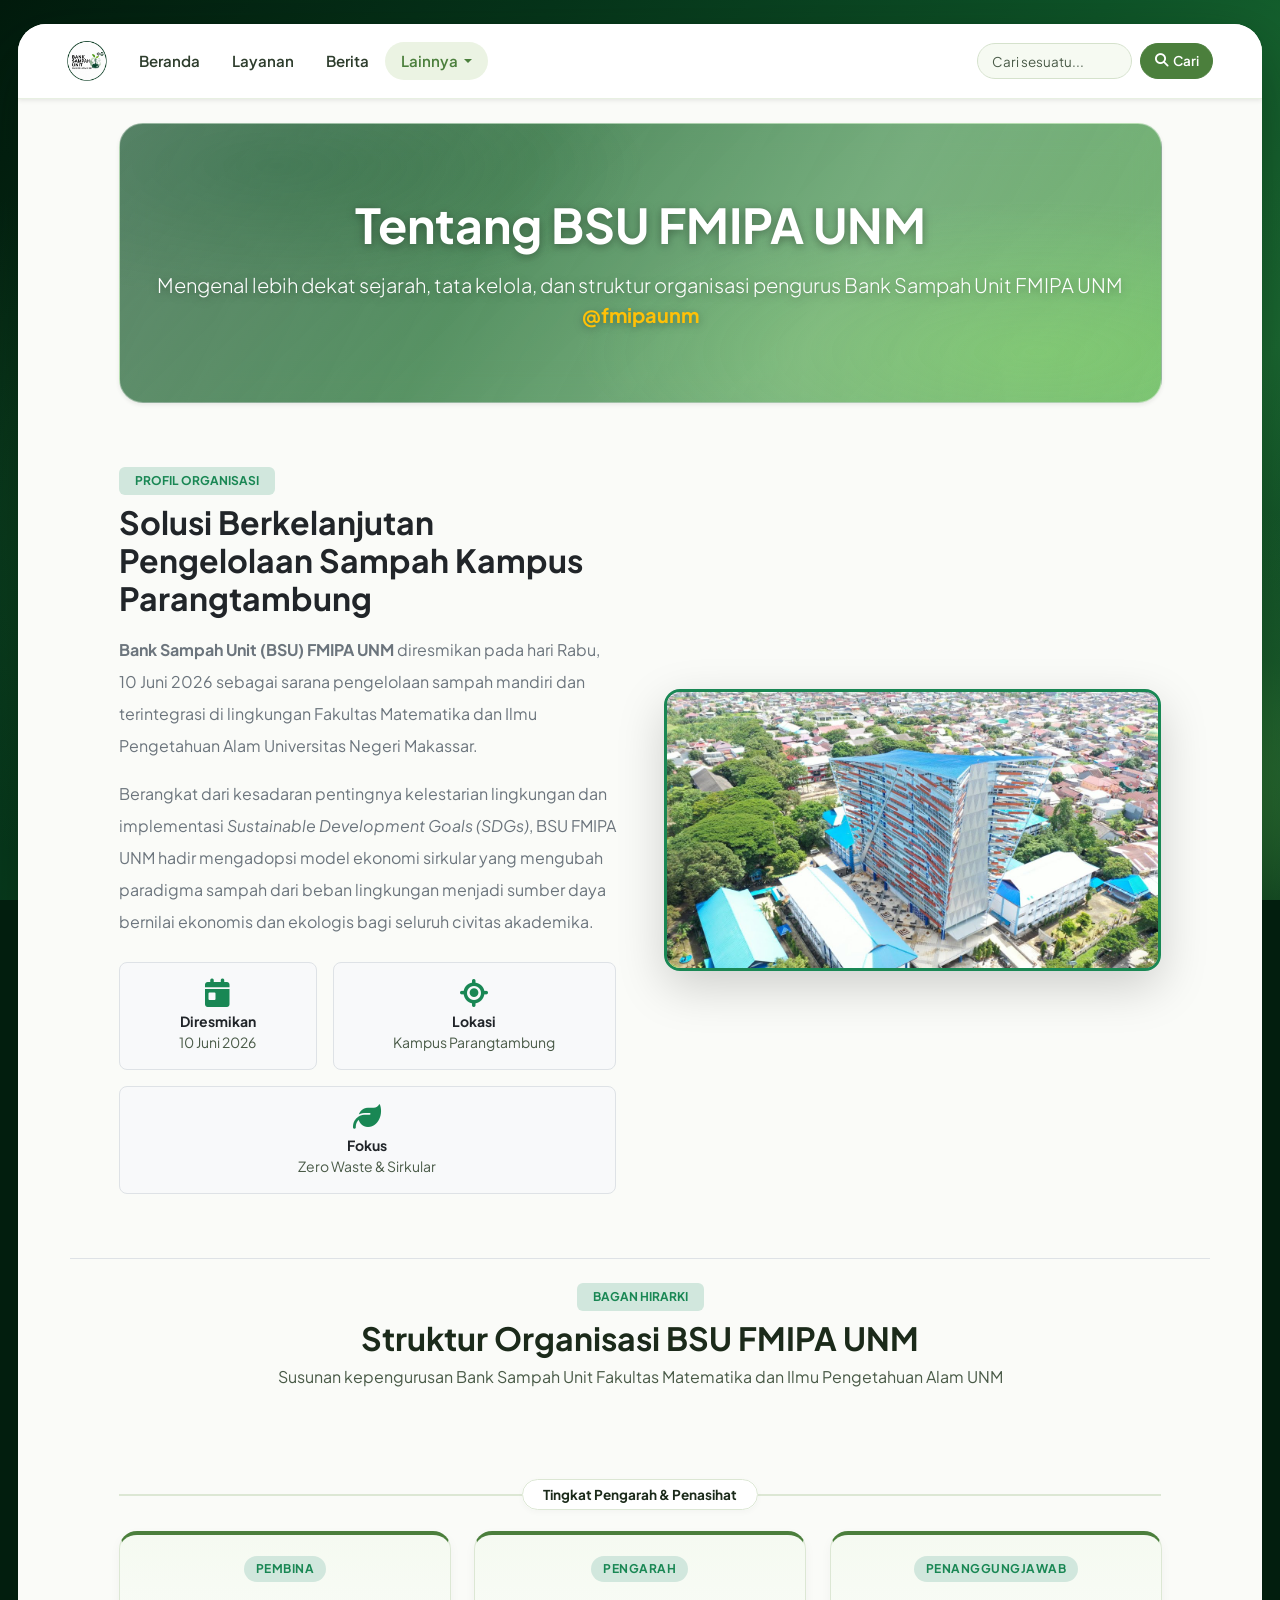
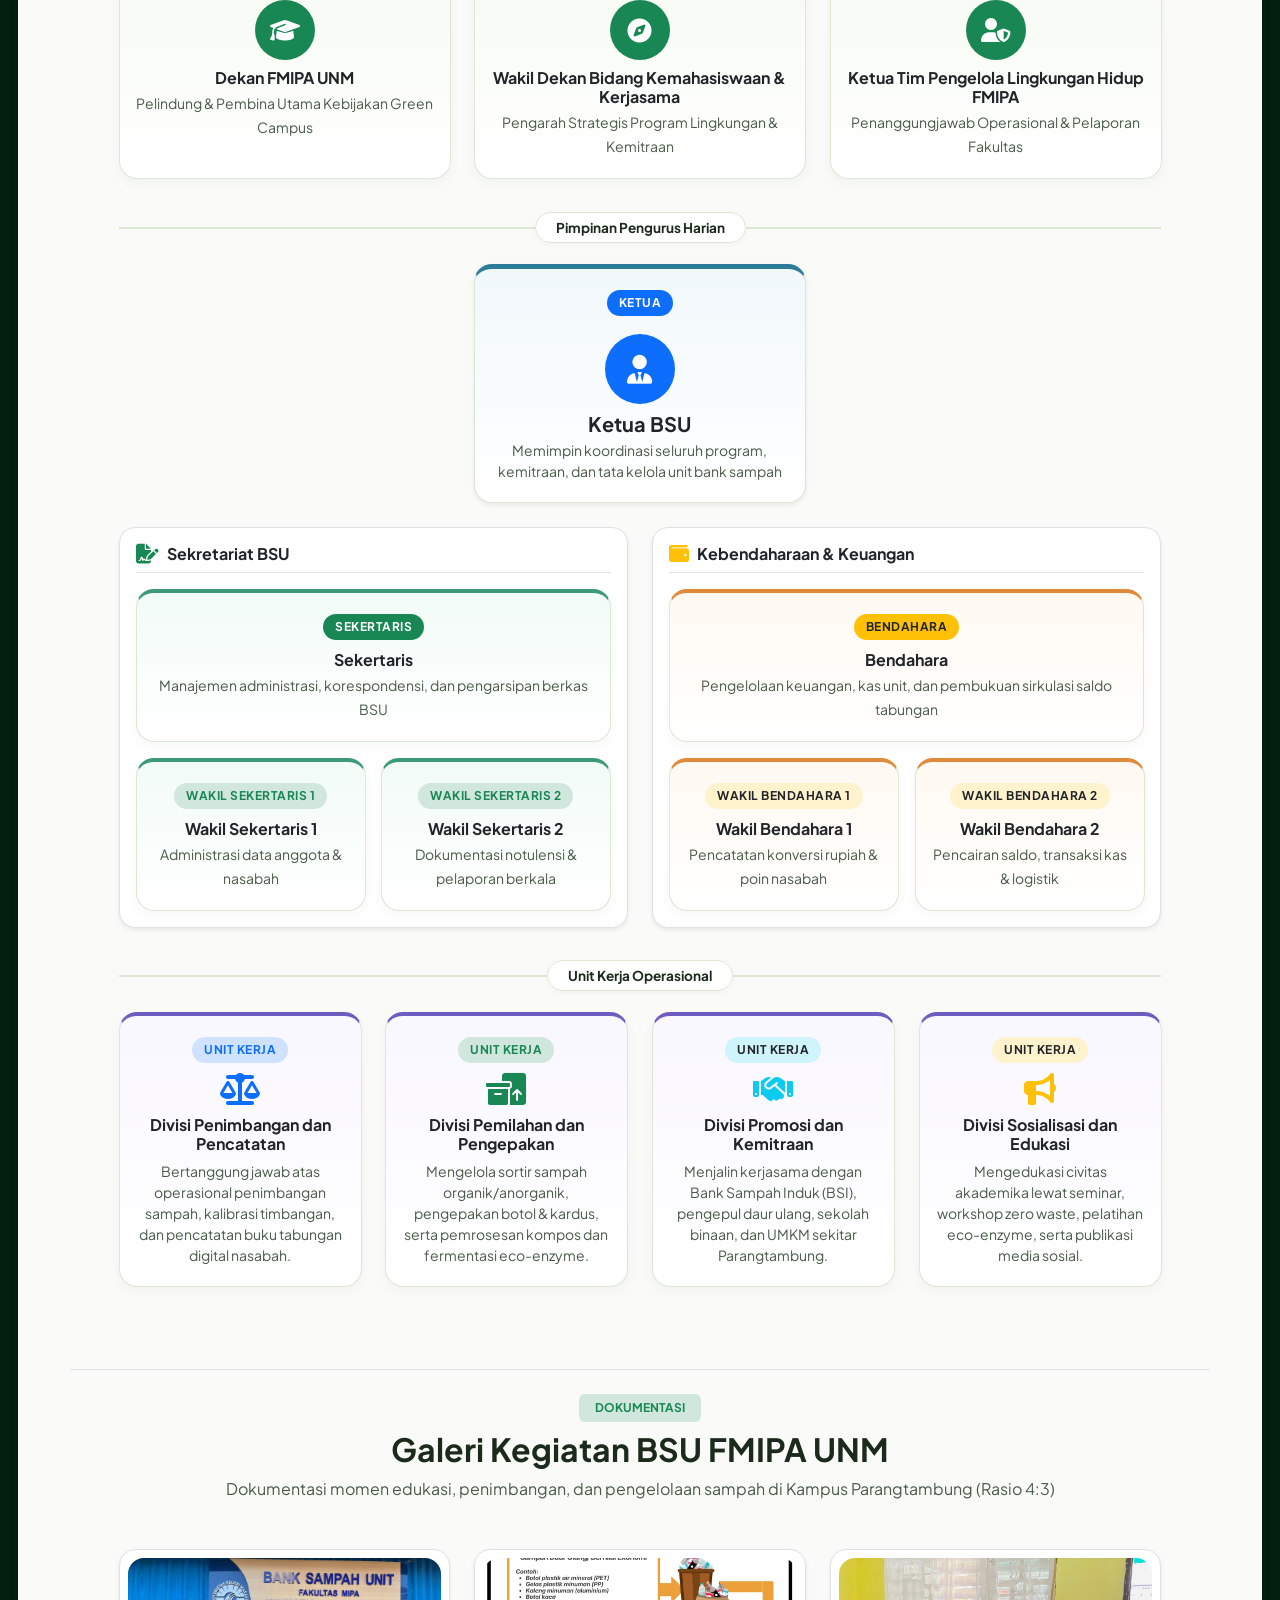
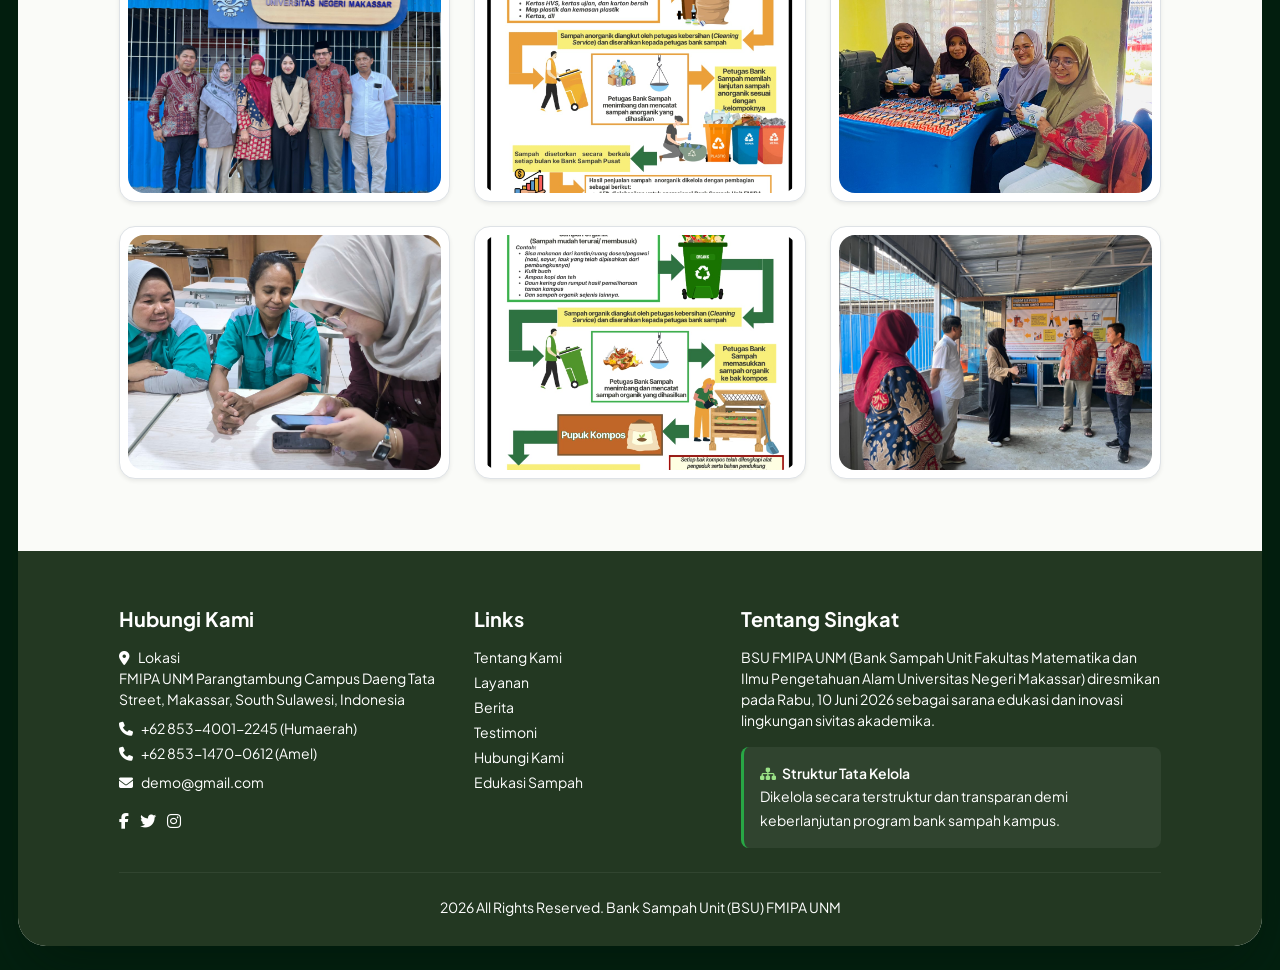
<file: about.html>
<!DOCTYPE html>
<html lang="id">
<head>
    <meta charset="UTF-8">
    <meta name="viewport" content="width=device-width, initial-scale=1.0">
    <title>Tentang Kami - BSU FMIPA UNM</title>
    <!-- Favicon -->
    <link rel="icon" type="image/png" href="images/Logo-UNM 2.png">
    <!-- Bootstrap CSS -->
    <link href="https://cdn.jsdelivr.net/npm/bootstrap@5.3.0/dist/css/bootstrap.min.css" rel="stylesheet">
    <!-- FontAwesome untuk ikon -->
    <link rel="stylesheet" href="https://cdnjs.cloudflare.com/ajax/libs/font-awesome/6.4.0/css/all.min.css">
    <!-- CSS Eksternal -->
    <link rel="stylesheet" href="css/style.css">
</head>

<body class="eco-framed-body">
<div class="eco-page-shell">
    <!-- Navbar -->
    <nav class="navbar navbar-expand-lg navbar-dark-custom shadow-sm sticky-top">
        <div class="container-fluid px-4">
            <a class="navbar-brand" href="index.html">
                <img src="images/logo_BSU.png" alt="logo BSU" style="height: 45px; width: auto; object-fit: contain;">
            </a>
            <button class="navbar-toggler" type="button" data-bs-toggle="collapse" data-bs-target="#navbarSupportedContent" aria-controls="navbarSupportedContent" aria-expanded="false" aria-label="Toggle navigation">
                <span class="navbar-toggler-icon"></span>
            </button>
            <div class="collapse navbar-collapse" id="navbarSupportedContent">
                <ul class="navbar-nav me-auto mb-2 mb-lg-0">
                    <li class="nav-item">
                        <a class="nav-link" href="index.html">Beranda</a>
                    </li>
                    <li class="nav-item">
                        <a class="nav-link" href="work.html">Layanan</a>
                    </li>
                    <li class="nav-item">
                        <a class="nav-link" href="news.html">Berita</a>
                    </li>
                    <li class="nav-item dropdown">
                        <a class="nav-link dropdown-toggle active" href="#" role="button" data-bs-toggle="dropdown" aria-expanded="false">
                            Lainnya
                        </a>
                        <ul class="dropdown-menu">
                            <li><a class="dropdown-item active" href="about.html">Tentang Kami</a></li>
                            <li><a class="dropdown-item" href="testimoni.html">Testimoni</a></li>
                            <li><hr class="dropdown-divider"></li>
                            <li><a class="dropdown-item" href="contact.html">Hubungi Kami</a></li>
                        </ul>
                    </li>
                </ul>
                <form class="d-flex align-items-center my-2 my-lg-0 navbar-search-form" role="search">
                    <input class="form-control form-control-sm me-2" type="search" placeholder="Cari sesuatu..." aria-label="Search"/>
                    <button class="btn btn-green btn-sm btn-search-nav" type="submit">
                        <i class="fa-solid fa-magnifying-glass"></i> Cari
                    </button>
                </form>
            </div>
        </div>
    </nav>
    <!-- Akhir Navbar -->

    <!-- Tagline Halaman Tentang Kami -->
    <div class="container my-4">
        <div class="banner-box-style shadow-sm">
            <div class="banner-content-custom">
                <h1 class="display-5 fw-bold mb-3 text-white">Tentang BSU FMIPA UNM</h1>
                <p class="lead mb-0 text-white">
                    Mengenal lebih dekat sejarah, tata kelola, dan struktur organisasi pengurus Bank Sampah Unit FMIPA UNM 
                    <a href="https://www.instagram.com/fmipaunm/" target="_blank" class="text-warning text-decoration-none fw-bold">@fmipaunm</a>
                </p>
            </div>
        </div>
    </div>

    <!-- Profil & Latar Belakang -->
    <section class="container my-5 py-3">
        <div class="row align-items-center g-5">
            <div class="col-lg-6">
                <span class="badge bg-success-subtle text-success px-3 py-2 text-uppercase fw-bold mb-2">Profil Organisasi</span>
                <h2 class="fw-bold text-dark mb-3">Solusi Berkelanjutan Pengelolaan Sampah Kampus Parangtambung</h2>
                <p class="text-secondary lh-lg mb-3">
                    <strong>Bank Sampah Unit (BSU) FMIPA UNM</strong> diresmikan pada hari Rabu, 10 Juni 2026 sebagai sarana pengelolaan sampah mandiri dan terintegrasi di lingkungan Fakultas Matematika dan Ilmu Pengetahuan Alam Universitas Negeri Makassar.
                </p>
                <p class="text-secondary lh-lg mb-4">
                    Berangkat dari kesadaran pentingnya kelestarian lingkungan dan implementasi <em>Sustainable Development Goals (SDGs)</em>, BSU FMIPA UNM hadir mengadopsi model ekonomi sirkular yang mengubah paradigma sampah dari beban lingkungan menjadi sumber daya bernilai ekonomis dan ekologis bagi seluruh civitas akademika.
                </p>
                <div class="d-flex gap-3 flex-wrap">
                    <div class="p-3 bg-light rounded-3 border text-center flex-fill">
                        <i class="fa-solid fa-calendar-day text-success fs-3 mb-1"></i>
                        <div class="fw-bold small text-dark">Diresmikan</div>
                        <div class="text-muted small">10 Juni 2026</div>
                    </div>
                    <div class="p-3 bg-light rounded-3 border text-center flex-fill">
                        <i class="fa-solid fa-location-crosshairs text-success fs-3 mb-1"></i>
                        <div class="fw-bold small text-dark">Lokasi</div>
                        <div class="text-muted small">Kampus Parangtambung</div>
                    </div>
                    <div class="p-3 bg-light rounded-3 border text-center flex-fill">
                        <i class="fa-solid fa-leaf text-success fs-3 mb-1"></i>
                        <div class="fw-bold small text-dark">Fokus</div>
                        <div class="text-muted small">Zero Waste & Sirkular</div>
                    </div>
                </div>
            </div>
            <div class="col-lg-6 text-center">
                <img src="images/fmipaUNM.jpg" alt="Kampus FMIPA UNM" class="img-fluid rounded-4 shadow-lg border border-3 border-success" style="max-height: 380px; width: 100%; object-fit: cover;">
            </div>
        </div>
    </section>

    <!-- Struktur Organisasi Hirarki BSU FMIPA UNM -->
    <section class="container my-5 py-4 border-top">
        <div class="text-center mb-5">
            <span class="badge bg-success-subtle text-success px-3 py-2 text-uppercase fw-bold mb-2">Bagan Hirarki</span>
            <h2 class="fw-bold">Struktur Organisasi BSU FMIPA UNM</h2>
            <p class="text-muted">Susunan kepengurusan Bank Sampah Unit Fakultas Matematika dan Ilmu Pengetahuan Alam UNM</p>
        </div>

        <div class="org-chart-wrapper">

            <!-- TINGKAT 1: Pembina, Pengarah, Penanggungjawab -->
            <div class="org-divider-title">
                <span>Tingkat Pengarah & Penasihat</span>
            </div>
            <div class="row g-4 justify-content-center mb-4">
                <!-- Pembina -->
                <div class="col-md-4">
                    <div class="org-card org-level-pimpinan">
                        <span class="org-role-badge bg-success-subtle text-success">Pembina</span>
                        <div class="bg-success text-white rounded-circle d-flex align-items-center justify-content-center mx-auto my-2" style="width: 60px; height: 60px; font-size: 1.5rem;">
                            <i class="fa-solid fa-graduation-cap"></i>
                        </div>
                        <h6 class="fw-bold text-dark mb-1">Dekan FMIPA UNM</h6>
                        <small class="text-muted">Pelindung & Pembina Utama Kebijakan Green Campus</small>
                    </div>
                </div>

                <!-- Pengarah -->
                <div class="col-md-4">
                    <div class="org-card org-level-pimpinan">
                        <span class="org-role-badge bg-success-subtle text-success">Pengarah</span>
                        <div class="bg-success text-white rounded-circle d-flex align-items-center justify-content-center mx-auto my-2" style="width: 60px; height: 60px; font-size: 1.5rem;">
                            <i class="fa-solid fa-compass"></i>
                        </div>
                        <h6 class="fw-bold text-dark mb-1">Wakil Dekan Bidang Kemahasiswaan & Kerjasama</h6>
                        <small class="text-muted">Pengarah Strategis Program Lingkungan & Kemitraan</small>
                    </div>
                </div>

                <!-- Penanggungjawab -->
                <div class="col-md-4">
                    <div class="org-card org-level-pimpinan">
                        <span class="org-role-badge bg-success-subtle text-success">Penanggungjawab</span>
                        <div class="bg-success text-white rounded-circle d-flex align-items-center justify-content-center mx-auto my-2" style="width: 60px; height: 60px; font-size: 1.5rem;">
                            <i class="fa-solid fa-user-shield"></i>
                        </div>
                        <h6 class="fw-bold text-dark mb-1">Ketua Tim Pengelola Lingkungan Hidup FMIPA</h6>
                        <small class="text-muted">Penanggungjawab Operasional & Pelaporan Fakultas</small>
                    </div>
                </div>
            </div>

            <!-- TINGKAT 2: KETUA -->
            <div class="org-divider-title">
                <span>Pimpinan Pengurus Harian</span>
            </div>
            <div class="row justify-content-center mb-4">
                <div class="col-md-6 col-lg-4">
                    <div class="org-card org-level-ketua shadow-sm">
                        <span class="org-role-badge bg-primary text-white">Ketua</span>
                        <div class="bg-primary text-white rounded-circle d-flex align-items-center justify-content-center mx-auto my-2" style="width: 70px; height: 70px; font-size: 1.8rem;">
                            <i class="fa-solid fa-user-tie"></i>
                        </div>
                        <h5 class="fw-bold text-dark mb-1">Ketua BSU</h5>
                        <p class="small text-muted mb-0">Memimpin koordinasi seluruh program, kemitraan, dan tata kelola unit bank sampah</p>
                    </div>
                </div>
            </div>

            <!-- TINGKAT 2.1: SEKRETARIAT & KEBENDAHARAAN -->
            <div class="row g-4 mb-4">
                <!-- Blok Sekretariat (Sekertaris, Wakil Sekertaris 1, Wakil Sekertaris 2) -->
                <div class="col-lg-6">
                    <div class="p-3 bg-white rounded-4 border shadow-sm h-100">
                        <div class="d-flex align-items-center gap-2 mb-3 pb-2 border-bottom">
                            <i class="fa-solid fa-file-signature text-success fs-5"></i>
                            <h6 class="fw-bold text-dark mb-0">Sekretariat BSU</h6>
                        </div>
                        <div class="row g-3">
                            <div class="col-12">
                                <div class="org-card org-level-sekretariat">
                                    <span class="org-role-badge bg-success text-white">Sekertaris</span>
                                    <h6 class="fw-bold text-dark mb-1">Sekertaris</h6>
                                    <small class="text-muted">Manajemen administrasi, korespondensi, dan pengarsipan berkas BSU</small>
                                </div>
                            </div>
                            <div class="col-sm-6">
                                <div class="org-card org-level-sekretariat">
                                    <span class="org-role-badge bg-success-subtle text-success">Wakil Sekertaris 1</span>
                                    <h6 class="fw-bold text-dark mb-1">Wakil Sekertaris 1</h6>
                                    <small class="text-muted">Administrasi data anggota & nasabah</small>
                                </div>
                            </div>
                            <div class="col-sm-6">
                                <div class="org-card org-level-sekretariat">
                                    <span class="org-role-badge bg-success-subtle text-success">Wakil Sekertaris 2</span>
                                    <h6 class="fw-bold text-dark mb-1">Wakil Sekertaris 2</h6>
                                    <small class="text-muted">Dokumentasi notulensi & pelaporan berkala</small>
                                </div>
                            </div>
                        </div>
                    </div>
                </div>

                <!-- Blok Kebendaharaan (Bendahara, Wakil Bendahara 1, Wakil Bendahara 2) -->
                <div class="col-lg-6">
                    <div class="p-3 bg-white rounded-4 border shadow-sm h-100">
                        <div class="d-flex align-items-center gap-2 mb-3 pb-2 border-bottom">
                            <i class="fa-solid fa-wallet text-warning fs-5"></i>
                            <h6 class="fw-bold text-dark mb-0">Kebendaharaan & Keuangan</h6>
                        </div>
                        <div class="row g-3">
                            <div class="col-12">
                                <div class="org-card org-level-bendahara">
                                    <span class="org-role-badge bg-warning text-dark">Bendahara</span>
                                    <h6 class="fw-bold text-dark mb-1">Bendahara</h6>
                                    <small class="text-muted">Pengelolaan keuangan, kas unit, dan pembukuan sirkulasi saldo tabungan</small>
                                </div>
                            </div>
                            <div class="col-sm-6">
                                <div class="org-card org-level-bendahara">
                                    <span class="org-role-badge bg-warning-subtle text-dark">Wakil Bendahara 1</span>
                                    <h6 class="fw-bold text-dark mb-1">Wakil Bendahara 1</h6>
                                    <small class="text-muted">Pencatatan konversi rupiah & poin nasabah</small>
                                </div>
                            </div>
                            <div class="col-sm-6">
                                <div class="org-card org-level-bendahara">
                                    <span class="org-role-badge bg-warning-subtle text-dark">Wakil Bendahara 2</span>
                                    <h6 class="fw-bold text-dark mb-1">Wakil Bendahara 2</h6>
                                    <small class="text-muted">Pencairan saldo, transaksi kas & logistik</small>
                                </div>
                            </div>
                        </div>
                    </div>
                </div>
            </div>

            <!-- TINGKAT 3: UNIT KERJA (4 DIVISI) -->
            <div class="org-divider-title">
                <span>Unit Kerja Operasional</span>
            </div>
            <div class="row g-4">
                <!-- Divisi 1 -->
                <div class="col-md-6 col-lg-3">
                    <div class="org-card org-level-divisi">
                        <span class="org-role-badge bg-primary-subtle text-primary">Unit Kerja</span>
                        <div class="text-primary mb-2"><i class="fa-solid fa-scale-balanced fa-2x"></i></div>
                        <h6 class="fw-bold text-dark mb-2">Divisi Penimbangan dan Pencatatan</h6>
                        <p class="small text-muted mb-0">Bertanggung jawab atas operasional penimbangan sampah, kalibrasi timbangan, dan pencatatan buku tabungan digital nasabah.</p>
                    </div>
                </div>

                <!-- Divisi 2 -->
                <div class="col-md-6 col-lg-3">
                    <div class="org-card org-level-divisi">
                        <span class="org-role-badge bg-success-subtle text-success">Unit Kerja</span>
                        <div class="text-success mb-2"><i class="fa-solid fa-boxes-packing fa-2x"></i></div>
                        <h6 class="fw-bold text-dark mb-2">Divisi Pemilahan dan Pengepakan</h6>
                        <p class="small text-muted mb-0">Mengelola sortir sampah organik/anorganik, pengepakan botol & kardus, serta pemrosesan kompos dan fermentasi eco-enzyme.</p>
                    </div>
                </div>

                <!-- Divisi 3 -->
                <div class="col-md-6 col-lg-3">
                    <div class="org-card org-level-divisi">
                        <span class="org-role-badge bg-info-subtle text-dark">Unit Kerja</span>
                        <div class="text-info mb-2"><i class="fa-solid fa-handshake fa-2x"></i></div>
                        <h6 class="fw-bold text-dark mb-2">Divisi Promosi dan Kemitraan</h6>
                        <p class="small text-muted mb-0">Menjalin kerjasama dengan Bank Sampah Induk (BSI), pengepul daur ulang, sekolah binaan, dan UMKM sekitar Parangtambung.</p>
                    </div>
                </div>

                <!-- Divisi 4 -->
                <div class="col-md-6 col-lg-3">
                    <div class="org-card org-level-divisi">
                        <span class="org-role-badge bg-warning-subtle text-dark">Unit Kerja</span>
                        <div class="text-warning mb-2"><i class="fa-solid fa-bullhorn fa-2x"></i></div>
                        <h6 class="fw-bold text-dark mb-2">Divisi Sosialisasi dan Edukasi</h6>
                        <p class="small text-muted mb-0">Mengedukasi civitas akademika lewat seminar, workshop zero waste, pelatihan eco-enzyme, serta publikasi media sosial.</p>
                    </div>
                </div>
            </div>

        </div>
    </section>

    <!-- Galeri Foto Dokumentasi Kegiatan (Format 4:3) -->
    <section class="container my-5 py-4 border-top">
        <div class="text-center mb-5">
            <span class="badge bg-success-subtle text-success px-3 py-2 text-uppercase fw-bold mb-2">Dokumentasi</span>
            <h2 class="fw-bold">Galeri Kegiatan BSU FMIPA UNM</h2>
            <p class="text-muted">Dokumentasi momen edukasi, penimbangan, dan pengelolaan sampah di Kampus Parangtambung (Rasio 4:3)</p>
        </div>

        <div class="row g-4">
            <div class="col-md-4 col-sm-6">
                <div class="rounded-4 overflow-hidden shadow-sm h-100 border bg-white p-2">
                    <img src="images/img1 (1).jpeg" alt="Kegiatan BSU 1" class="gallery-img-4-3">
                </div>
            </div>
            <div class="col-md-4 col-sm-6">
                <div class="rounded-4 overflow-hidden shadow-sm h-100 border bg-white p-2">
                    <img src="images/img1 (5).jpeg" alt="Kegiatan BSU 2" class="gallery-img-4-3">
                </div>
            </div>
            <div class="col-md-4 col-sm-6">
                <div class="rounded-4 overflow-hidden shadow-sm h-100 border bg-white p-2">
                    <img src="images/img1 (10).jpeg" alt="Kegiatan BSU 3" class="gallery-img-4-3">
                </div>
            </div>
            <div class="col-md-4 col-sm-6">
                <div class="rounded-4 overflow-hidden shadow-sm h-100 border bg-white p-2">
                    <img src="images/img1 (8).jpeg" alt="Kegiatan BSU 4" class="gallery-img-4-3">
                </div>
            </div>
            <div class="col-md-4 col-sm-6">
                <div class="rounded-4 overflow-hidden shadow-sm h-100 border bg-white p-2">
                    <img src="images/img1 (9).jpeg" alt="Kegiatan BSU 5" class="gallery-img-4-3">
                </div>
            </div>
            <div class="col-md-4 col-sm-6">
                <div class="rounded-4 overflow-hidden shadow-sm h-100 border bg-white p-2">
                    <img src="images/img1 (12).jpeg" alt="Kegiatan BSU 6" class="gallery-img-4-3">
                </div>
            </div>
        </div>
    </section>

    <!-- Footer (Tanpa Kotak Kirim Saran) -->
    <footer>
        <div class="container">
            <div class="row g-4">
                <div class="col-lg-4 col-md-5">
                    <h5>Hubungi Kami</h5>
                    <p class="small text-light mb-2"><i class="fa-solid fa-location-dot me-2"></i>Lokasi <br>
                    FMIPA UNM Parangtambung Campus Daeng Tata Street, Makassar, South Sulawesi, Indonesia</p>
                    <p class="small text-light mb-1"><i class="fa-solid fa-phone me-2"></i>+62 853-4001-2245 (Humaerah)</p>
                    <p class="small text-light mb-2"><i class="fa-solid fa-phone me-2"></i>+62 853-1470-0612 (Amel)</p>
                    <p class="small text-light mb-3"><i class="fa-solid fa-envelope me-2"></i>demo@gmail.com</p>
                    <div class="social-icons">
                        <a href="#" class="text-white me-2"><i class="fa-brands fa-facebook-f"></i></a>
                        <a href="#" class="text-white me-2"><i class="fa-brands fa-twitter"></i></a>
                        <a href="https://www.instagram.com/bsu.fmipa_unm/" target="_blank" class="text-white"><i class="fa-brands fa-instagram"></i></a>
                    </div>
                </div>

                <div class="col-lg-3 col-md-3">
                    <h5>Links</h5>
                    <ul class="list-unstyled small">
                        <li><a href="about.html" class="text-decoration-none text-light mb-1 d-block">Tentang Kami</a></li>
                        <li><a href="work.html" class="text-decoration-none text-light mb-1 d-block">Layanan</a></li>
                        <li><a href="news.html" class="text-decoration-none text-light mb-1 d-block">Berita</a></li>
                        <li><a href="testimoni.html" class="text-decoration-none text-light mb-1 d-block">Testimoni</a></li>
                        <li><a href="contact.html" class="text-decoration-none text-light mb-1 d-block">Hubungi Kami</a></li>
                        <li><a href="https://medigrafia.com/edukasi-pengelolaan-sampah-membangun-kesadaran-lingkungan/#gsc.tab=0" target="_blank" class="text-decoration-none text-light mb-1 d-block">Edukasi Sampah</a></li>
                    </ul>
                </div>

                <div class="col-lg-5 col-md-4">
                    <h5>Tentang Singkat</h5>
                    <p class="small text-light lh-base mb-3">BSU FMIPA UNM (Bank Sampah Unit Fakultas Matematika dan Ilmu Pengetahuan Alam Universitas Negeri Makassar) diresmikan pada Rabu, 10 Juni 2026 sebagai sarana edukasi dan inovasi lingkungan sivitas akademika.</p>
                    <div class="p-3 rounded-3" style="background: rgba(255,255,255,0.06); border-left: 3px solid #28a745;">
                        <span class="small text-light d-block fw-semibold"><i class="fa-solid fa-sitemap text-success me-1"></i> Struktur Tata Kelola</span>
                        <span class="small text-muted">Dikelola secara terstruktur dan transparan demi keberlanjutan program bank sampah kampus.</span>
                    </div>
                </div>
            </div>

            <hr class="border-secondary my-4">
            <div class="text-center text-light small">
                2026 All Rights Reserved. Bank Sampah Unit (BSU) FMIPA UNM
            </div>
        </div>
    </footer>
</div><!-- /.eco-page-shell -->
    <!-- Akhir Footer -->

    <!-- CDN jQuery -->
    <script src="https://code.jquery.com/jquery-3.7.0.min.js"></script>
    <!-- Bootstrap JS Bundle -->
    <script src="https://cdn.jsdelivr.net/npm/bootstrap@5.3.0/dist/js/bootstrap.bundle.min.js"></script>
    <script src="js/jquery.js"></script>
    <script src="js/script.js"></script>
</body>
</html>
</file>
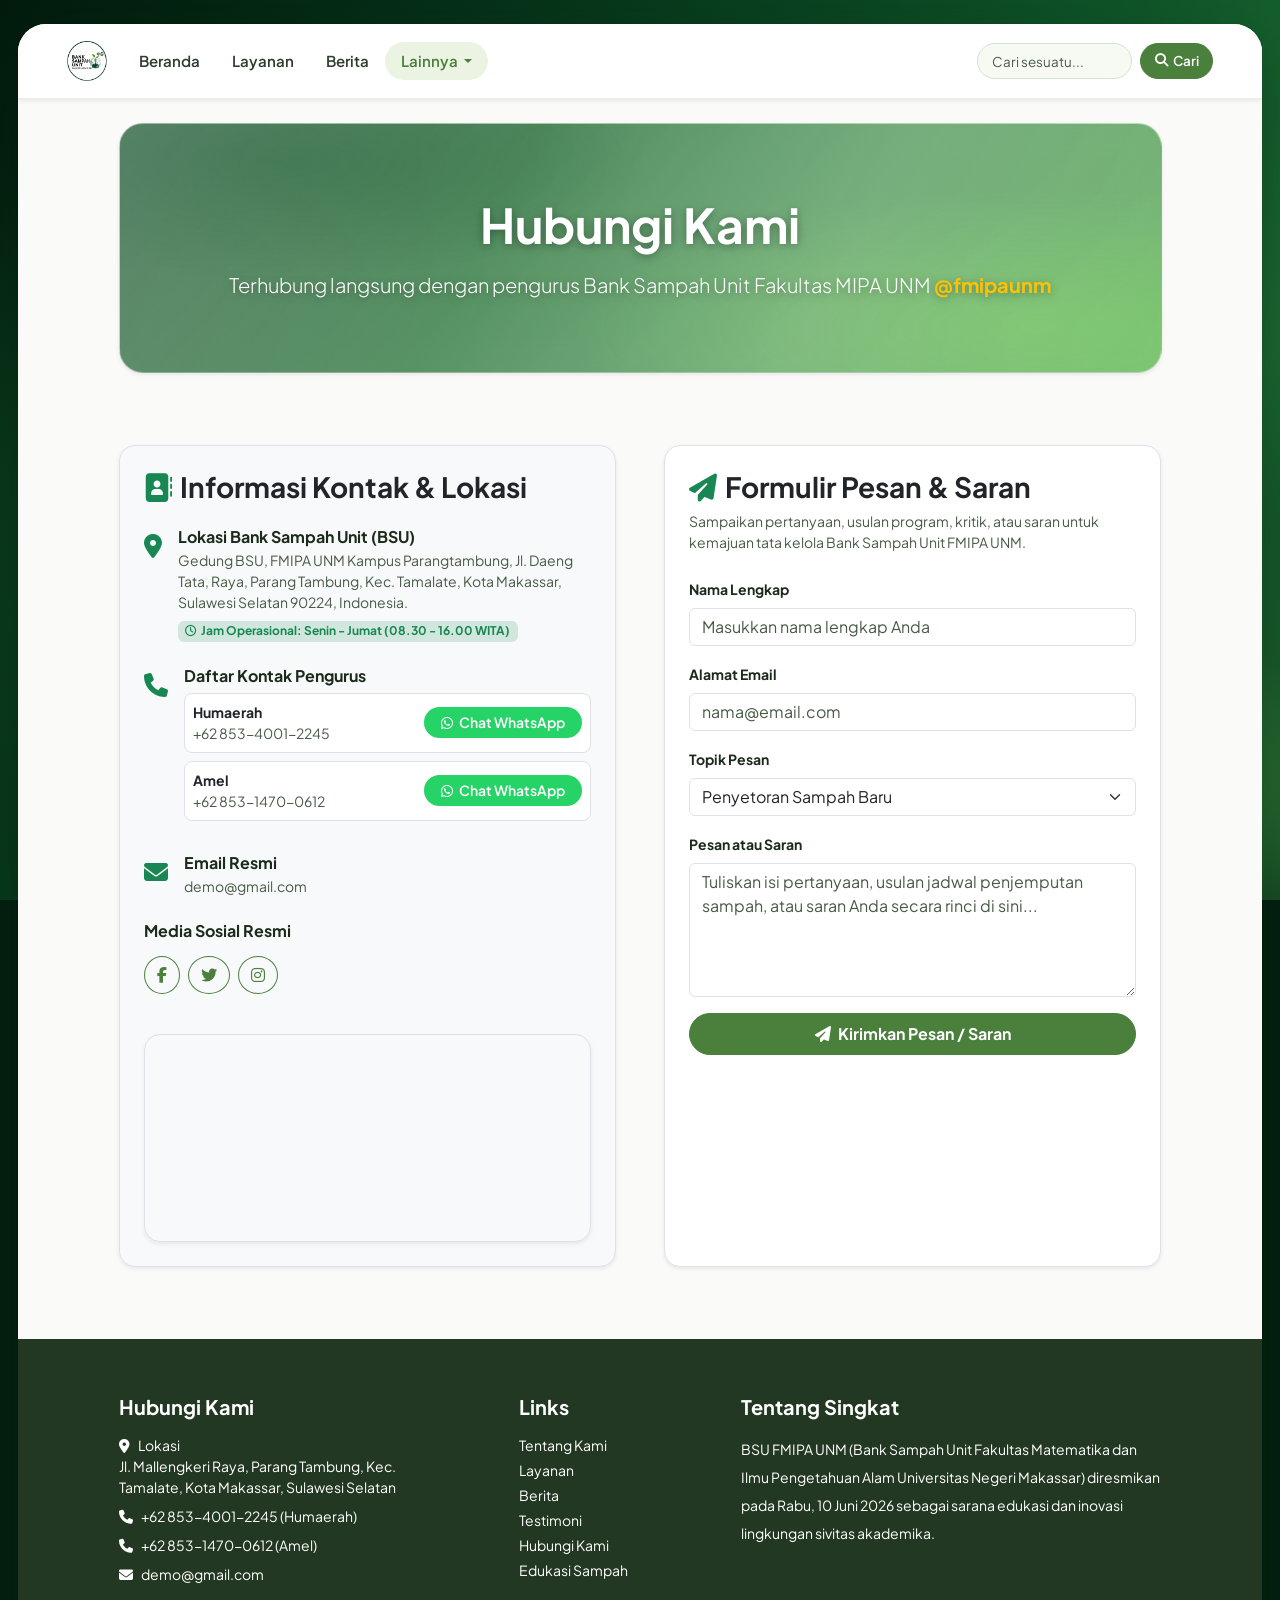
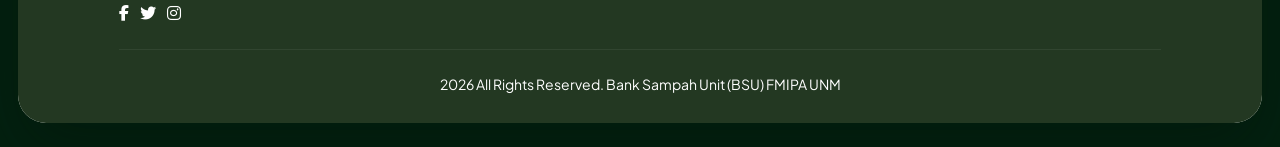
<file: contact.html>
<!DOCTYPE html>
<html lang="id">
<head>
    <meta charset="UTF-8">
    <meta name="viewport" content="width=device-width, initial-scale=1.0">
    <title>Kontak BSU - Bank Sampah Unit FMIPA UNM</title>
    <!-- Favicon -->
    <link rel="icon" type="image/png" href="images/Logo-UNM 2.png">
    <!-- Bootstrap CSS -->
    <link href="https://cdn.jsdelivr.net/npm/bootstrap@5.3.0/dist/css/bootstrap.min.css" rel="stylesheet">
    <!-- FontAwesome untuk ikon -->
    <link rel="stylesheet" href="https://cdnjs.cloudflare.com/ajax/libs/font-awesome/6.4.0/css/all.min.css">
    <!-- CSS Eksternal -->
    <link rel="stylesheet" href="css/style.css">
</head>

<body class="eco-framed-body">
<div class="eco-page-shell">
    <!-- Navbar -->
    <nav class="navbar navbar-expand-lg navbar-dark-custom shadow-sm sticky-top">
        <div class="container-fluid px-4">
            <a class="navbar-brand" href="index.html">
                <img src="images/logo_BSU.png" alt="logo BSU" style="height: 45px; width: auto; object-fit: contain;">
            </a>
            <button class="navbar-toggler" type="button" data-bs-toggle="collapse" data-bs-target="#navbarSupportedContent" aria-controls="navbarSupportedContent" aria-expanded="false" aria-label="Toggle navigation">
                <span class="navbar-toggler-icon"></span>
            </button>
            <div class="collapse navbar-collapse" id="navbarSupportedContent">
                <ul class="navbar-nav me-auto mb-2 mb-lg-0">
                    <li class="nav-item">
                        <a class="nav-link" href="index.html">Beranda</a>
                    </li>
                    <li class="nav-item">
                        <a class="nav-link" href="work.html">Layanan</a>
                    </li>
                    <li class="nav-item">
                        <a class="nav-link" href="news.html">Berita</a>
                    </li>
                    <li class="nav-item dropdown">
                        <a class="nav-link dropdown-toggle active" href="#" role="button" data-bs-toggle="dropdown" aria-expanded="false">
                            Lainnya
                        </a>
                        <ul class="dropdown-menu">
                            <li><a class="dropdown-item" href="about.html">Tentang Kami</a></li>
                            <li><a class="dropdown-item" href="testimoni.html">Testimoni</a></li>
                            <li><hr class="dropdown-divider"></li>
                            <li><a class="dropdown-item active" href="contact.html">Hubungi Kami</a></li>
                        </ul>
                    </li>
                </ul>
                <form class="d-flex align-items-center my-2 my-lg-0 navbar-search-form" role="search">
                    <input class="form-control form-control-sm me-2" type="search" placeholder="Cari sesuatu..." aria-label="Search"/>
                    <button class="btn btn-green btn-sm btn-search-nav" type="submit">
                        <i class="fa-solid fa-magnifying-glass"></i> Cari
                    </button>
                </form>
            </div>
        </div>
    </nav>
    <!-- Akhir Navbar -->

    <!--Tagline Kotak -->
    <div class="container my-4">
        <div class="banner-box-style shadow-sm">
            <div class="banner-content-custom">
                <h1 class="display-5 fw-bold mb-3 text-white">Hubungi Kami</h1>
                <p class="lead mb-0 text-white">
                    Terhubung langsung dengan pengurus Bank Sampah Unit Fakultas MIPA UNM 
                    <a href="https://www.instagram.com/fmipaunm/" target="_blank" class="text-warning text-decoration-none fw-bold">@fmipaunm</a>
                </p>
            </div>
        </div>
    </div>
    <!-- Akhir Tagline -->

    <!-- Contact Section -->
    <section class="container my-5 py-4">
        <div class="row g-5">
            <!-- Kolom Informasi Kontak -->
            <div class="col-lg-6">
                <div class="p-4 bg-light rounded-4 border h-100 shadow-sm d-flex flex-column justify-content-between">
                    <div>
                        <h3 class="fw-bold text-dark mb-4"><i class="fa-solid fa-address-book text-success me-2"></i>Informasi Kontak & Lokasi</h3>
                        
                        <!-- Lokasi -->
                        <div class="d-flex align-items-start mb-4">
                            <div class="text-success fs-4 me-3"><i class="fa-solid fa-location-dot"></i></div>
                            <div>
                                <h6 class="fw-bold mb-1">Lokasi Bank Sampah Unit (BSU)</h6>
                                <p class="text-muted small mb-1">Gedung BSU, FMIPA UNM Kampus Parangtambung, Jl. Daeng Tata, Raya, Parang Tambung, Kec. Tamalate, Kota Makassar, Sulawesi Selatan 90224, Indonesia.</p>
                                <span class="badge bg-success-subtle text-success small"><i class="fa-regular fa-clock me-1"></i>Jam Operasional: Senin - Jumat (08.30 - 16.00 WITA)</span>
                            </div>
                        </div>

                        <!-- Daftar Kontak Pengurus -->
                        <div class="d-flex align-items-start mb-4">
                            <div class="text-success fs-4 me-3"><i class="fa-solid fa-phone"></i></div>
                            <div class="w-100">
                                <h6 class="fw-bold mb-2">Daftar Kontak Pengurus</h6>
                                
                                <!-- Humaerah -->
                                <div class="p-2 mb-2 bg-white rounded-3 border d-flex justify-content-between align-items-center flex-wrap gap-2">
                                    <div>
                                        <div class="fw-bold small text-dark">Humaerah</div>
                                        <div class="text-muted small">+62 853-4001-2245</div>
                                    </div>
                                    <a href="https://wa.me/6285340012245?text=Halo%20Kak%20Humaerah,%20saya%20ingin%20bertanya%20seputar%20BSU%20FMIPA%20UNM" target="_blank" class="btn btn-whatsapp btn-sm px-3">
                                        <i class="fa-brands fa-whatsapp me-1"></i> Chat WhatsApp
                                    </a>
                                </div>

                                <!-- Amel -->
                                <div class="p-2 mb-2 bg-white rounded-3 border d-flex justify-content-between align-items-center flex-wrap gap-2">
                                    <div>
                                        <div class="fw-bold small text-dark">Amel</div>
                                        <div class="text-muted small">+62 853-1470-0612</div>
                                    </div>
                                    <a href="https://wa.me/6285314700612?text=Halo%20Kak%20Amel,%20saya%20ingin%20bertanya%20seputar%20tabungan%20sampah%20BSU%20FMIPA%20UNM" target="_blank" class="btn btn-whatsapp btn-sm px-3">
                                        <i class="fa-brands fa-whatsapp me-1"></i> Chat WhatsApp
                                    </a>
                                </div>
                            </div>
                        </div>

                        <!-- Email -->
                        <div class="d-flex align-items-start mb-4">
                            <div class="text-success fs-4 me-3"><i class="fa-solid fa-envelope"></i></div>
                            <div>
                                <h6 class="fw-bold mb-1">Email Resmi</h6>
                                <p class="text-muted small mb-0">demo@gmail.com</p>
                            </div>
                        </div>

                        <!-- Medsos -->
                        <h6 class="fw-bold mb-3">Media Sosial Resmi</h6>
                        <div class="social-icons d-flex gap-2 mb-4">
                            <a href="#" class="btn btn-outline-success rounded-circle"><i class="fa-brands fa-facebook-f"></i></a>
                            <a href="#" class="btn btn-outline-success rounded-circle"><i class="fa-brands fa-twitter"></i></a>
                            <a href="https://www.instagram.com/bsu.fmipa_unm/" target="_blank" class="btn btn-outline-success rounded-circle"><i class="fa-brands fa-instagram"></i></a>
                        </div>
                    </div>

                    <!-- Embed Peta Lokasi -->
                    <div class="rounded-4 overflow-hidden border shadow-sm mt-3">
                        <iframe 
                            src="https://www.google.com/maps/embed?pb=!1m14!1m8!1m3!1d1893.6132477917843!2d119.4282022!3d-5.1864005!3m2!1i1024!2i768!4f13.1!3m3!1m2!1s0x2dbee27a4279744d%3A0xa2bf38a72585b647!2sUNM%20Parangtambung%20Makassar!5e1!3m2!1sid!2sid!4v1790862069945!5m2!1sid!2sid"
                            width="100%" 
                            height="200" 
                            style="border:0;" 
                            allowfullscreen="" 
                            loading="lazy" 
                            referrerpolicy="no-referrer-when-downgrade">
                        </iframe>
                    </div>
                </div>
            </div>

            <!-- Kolom Formulir Kirim Pesan / Saran Pengunjung -->
            <div class="col-lg-6">
                <div class="p-4 bg-white rounded-4 border h-100 shadow-sm">
                    <h3 class="fw-bold text-dark mb-2"><i class="fa-solid fa-paper-plane text-success me-2"></i>Formulir Pesan & Saran</h3>
                    <p class="text-muted small mb-4">Sampaikan pertanyaan, usulan program, kritik, atau saran untuk kemajuan tata kelola Bank Sampah Unit FMIPA UNM.</p>
                    
                    <form class="contact-form-custom">
                        <div class="mb-3">
                            <label class="form-label small fw-bold">Nama Lengkap</label>
                            <input type="text" class="form-control" placeholder="Masukkan nama lengkap Anda" required>
                        </div>
                        <div class="mb-3">
                            <label class="form-label small fw-bold">Alamat Email</label>
                            <input type="email" class="form-control" placeholder="nama@email.com" required>
                        </div>
                        <div class="mb-3">
                            <label class="form-label small fw-bold">Topik Pesan</label>
                            <select class="form-select">
                                <option>Penyetoran Sampah Baru</option>
                                <option>Pendaftaran Akun Nasabah</option>
                                <option>Konsultasi Eco-Enzyme & Kompos</option>
                                <option>Kemitraan Bank Sampah & Edukasi</option>
                                <option>Saran & Masukan Pengelolaan</option>
                            </select>
                        </div>
                        <div class="mb-3">
                            <label class="form-label small fw-bold">Pesan atau Saran</label>
                            <textarea class="form-control" rows="5" placeholder="Tuliskan isi pertanyaan, usulan jadwal penjemputan sampah, atau saran Anda secara rinci di sini..." required></textarea>
                        </div>
                        <button type="submit" class="btn btn-green w-100 py-2 fw-bold">
                            <i class="fa-solid fa-paper-plane me-1"></i> Kirimkan Pesan / Saran
                        </button>
                    </form>
                </div>
            </div>
        </div>
    </section>
    <!-- Akhir Contact Section -->

    <!-- Footer -->
    <footer>
        <div class="container">
            <div class="row justify-content-between">
                <div class="col-lg-4 col-md-5 mb-4 mb-md-0">
                    <h5 class="fw-bold mb-3">Hubungi Kami</h5>
                    <p class="small text-light mb-2"><i class="fa-solid fa-location-dot me-2"></i>Lokasi <br>
                    Jl. Mallengkeri Raya, Parang Tambung, Kec. Tamalate, Kota Makassar, Sulawesi Selatan</p>
                    <p class="small text-light mb-2"><i class="fa-solid fa-phone me-2"></i>+62 853-4001-2245 (Humaerah)</p>
                    <p class="small text-light mb-2"><i class="fa-solid fa-phone me-2"></i>+62 853-1470-0612 (Amel)</p>
                    <p class="small text-light mb-3"><i class="fa-solid fa-envelope me-2"></i>demo@gmail.com</p>
                    <div class="social-icons">
                        <a href="#" class="text-white me-2"><i class="fa-brands fa-facebook-f"></i></a>
                        <a href="#" class="text-white me-2"><i class="fa-brands fa-twitter"></i></a>
                        <a href="https://www.instagram.com/bsu.fmipa_unm/" target="_blank" class="text-white"><i class="fa-brands fa-instagram"></i></a>
                    </div>
                </div>

                <div class="col-lg-2 col-md-3 mb-4 mb-md-0">
                    <h5 class="fw-bold mb-3">Links</h5>
                    <ul class="list-unstyled small">
                        <li><a href="about.html" class="text-decoration-none text-light mb-1 d-block">Tentang Kami</a></li>
                        <li><a href="work.html" class="text-decoration-none text-light mb-1 d-block">Layanan</a></li>
                        <li><a href="news.html" class="text-decoration-none text-light mb-1 d-block">Berita</a></li>
                        <li><a href="testimoni.html" class="text-decoration-none text-light mb-1 d-block">Testimoni</a></li>
                        <li><a href="contact.html" class="text-decoration-none text-light mb-1 d-block">Hubungi Kami</a></li>
                        <li><a href="https://medigrafia.com/edukasi-pengelolaan-sampah-membangun-kesadaran-lingkungan/#gsc.tab=0" target="_blank" class="text-decoration-none text-light mb-1 d-block">Edukasi Sampah</a></li>
                    </ul>
                </div>

                <div class="col-lg-5 col-md-4 mb-4 mb-md-0">
                    <h5 class="fw-bold mb-3">Tentang Singkat</h5>
                    <p class="small text-light lh-lg">BSU FMIPA UNM (Bank Sampah Unit Fakultas Matematika dan Ilmu Pengetahuan Alam Universitas Negeri Makassar) diresmikan pada Rabu, 10 Juni 2026 sebagai sarana edukasi dan inovasi lingkungan sivitas akademika.</p>
                </div>
            </div>

            <hr class="border-secondary my-4">
            <div class="text-center text-light small">
                2026 All Rights Reserved. Bank Sampah Unit (BSU) FMIPA UNM
            </div>
        </div>
    </footer>
</div><!-- /.eco-page-shell -->
    <!-- Akhir Footer -->

    <!-- CDN jQuery -->
    <script src="https://code.jquery.com/jquery-3.7.0.min.js"></script>
    <!-- Bootstrap JS Bundle -->
    <script src="https://cdn.jsdelivr.net/npm/bootstrap@5.3.0/dist/js/bootstrap.bundle.min.js"></script>
    <script src="js/jquery.js"></script>
    <script src="js/script.js"></script>
</body>
</html>
</file>
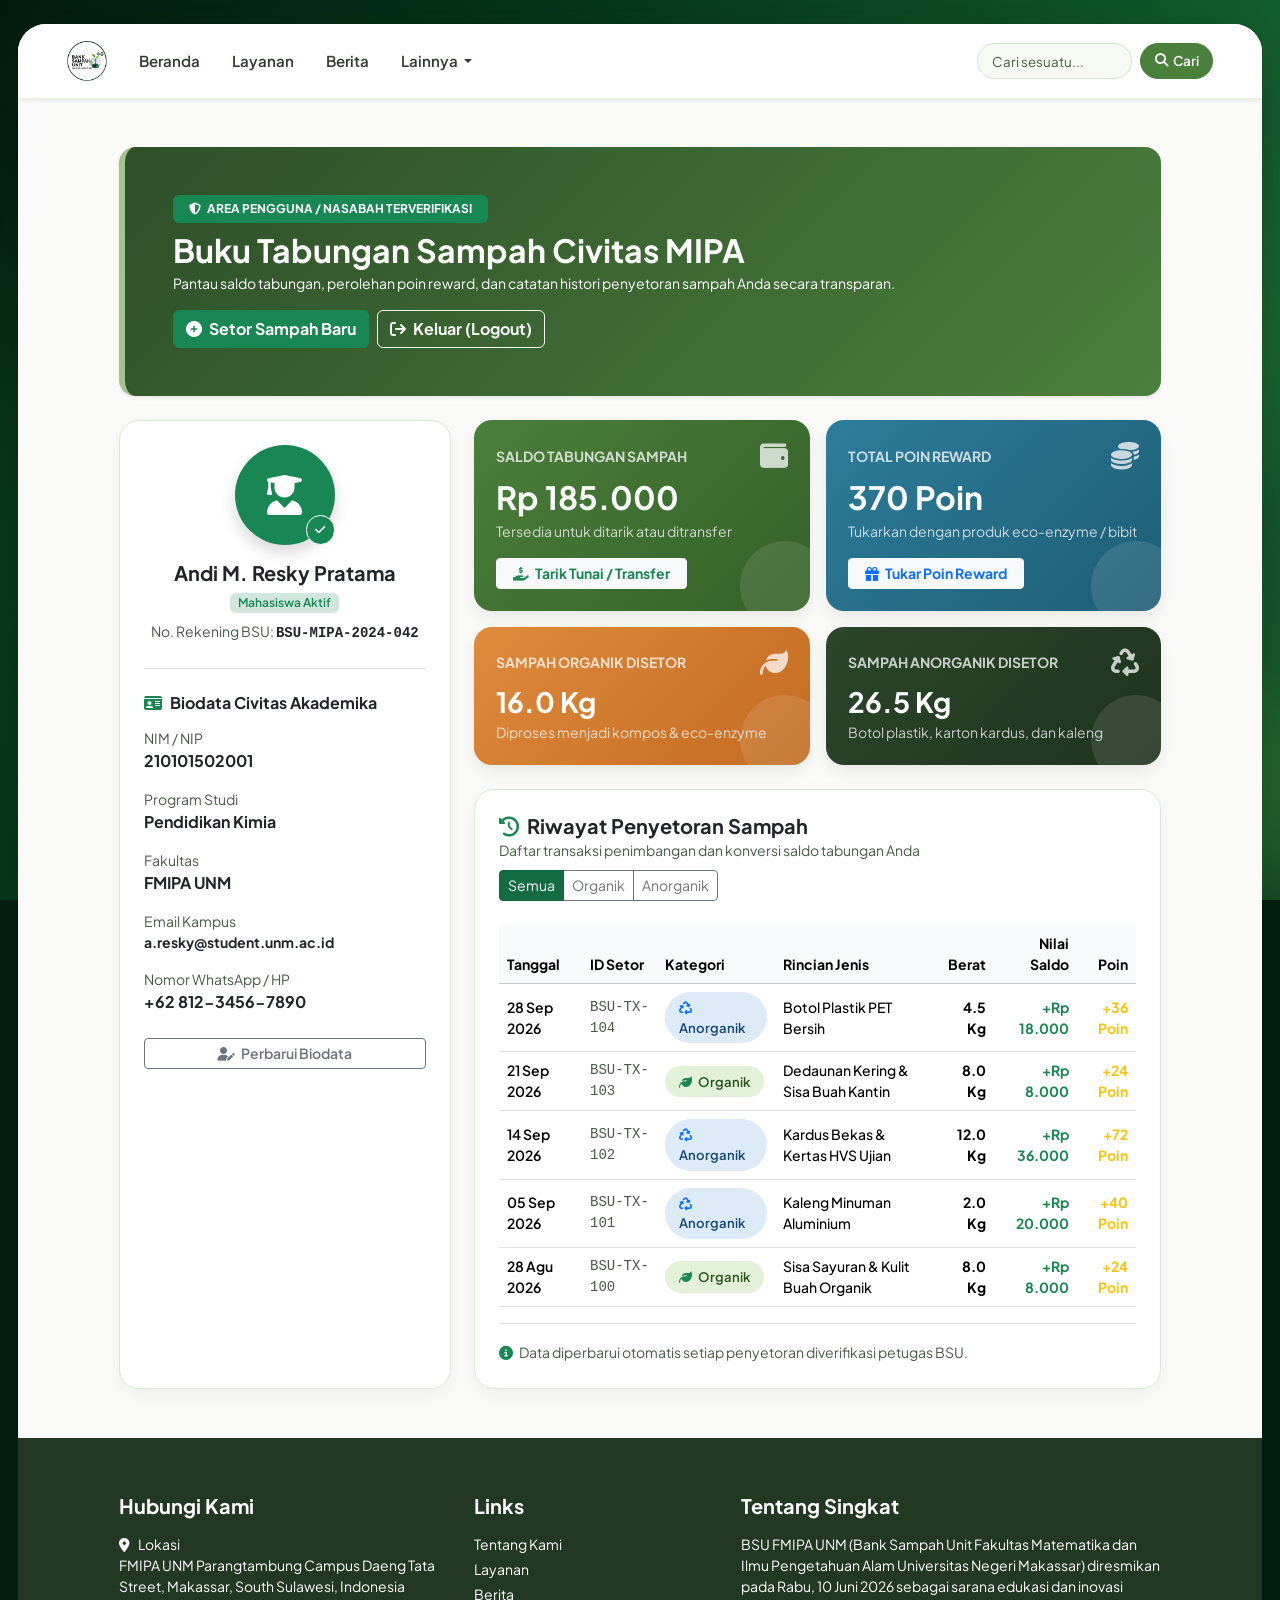
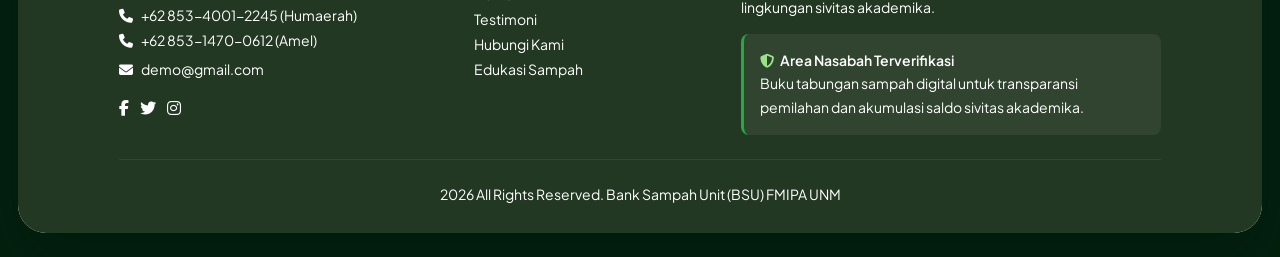
<file: profile.html>
<!DOCTYPE html>
<html lang="id">
<head>
    <meta charset="UTF-8">
    <meta name="viewport" content="width=device-width, initial-scale=1.0">
    <title>Profil Saya - Bank Sampah Unit FMIPA UNM</title>
    <!-- Favicon -->
    <link rel="icon" type="image/png" href="images/Logo-UNM 2.png">
    <!-- Bootstrap CSS -->
    <link href="https://cdn.jsdelivr.net/npm/bootstrap@5.3.0/dist/css/bootstrap.min.css" rel="stylesheet">
    <!-- FontAwesome untuk ikon -->
    <link rel="stylesheet" href="https://cdnjs.cloudflare.com/ajax/libs/font-awesome/6.4.0/css/all.min.css">
    <!-- CSS Eksternal -->
    <link rel="stylesheet" href="css/style.css">
</head>
<body class="eco-framed-body">
<div class="eco-page-shell">

    <!-- Navbar -->
    <nav class="navbar navbar-expand-lg navbar-dark-custom shadow-sm sticky-top">
        <div class="container-fluid px-4">
            <a class="navbar-brand" href="index.html">
                <img src="images/logo_BSU.png" alt="logo BSU" style="height: 45px; width: auto; object-fit: contain;">
            </a>
            <button class="navbar-toggler" type="button" data-bs-toggle="collapse" data-bs-target="#navbarSupportedContent" aria-controls="navbarSupportedContent" aria-expanded="false" aria-label="Toggle navigation">
                <span class="navbar-toggler-icon"></span>
            </button>
            <div class="collapse navbar-collapse" id="navbarSupportedContent">
                <ul class="navbar-nav me-auto mb-2 mb-lg-0">
                    <li class="nav-item">
                        <a class="nav-link" href="index.html">Beranda</a>
                    </li>
                    <li class="nav-item">
                        <a class="nav-link" href="work.html">Layanan</a>
                    </li>
                    <li class="nav-item">
                        <a class="nav-link" href="news.html">Berita</a>
                    </li>
                    <li class="nav-item dropdown">
                        <a class="nav-link dropdown-toggle" href="#" role="button" data-bs-toggle="dropdown" aria-expanded="false">
                            Lainnya
                        </a>
                        <ul class="dropdown-menu">
                            <li><a class="dropdown-item" href="about.html">Tentang Kami</a></li>
                            <li><a class="dropdown-item" href="testimoni.html">Testimoni</a></li>
                            <li><hr class="dropdown-divider"></li>
                            <li><a class="dropdown-item" href="contact.html">Hubungi Kami</a></li>
                        </ul>
                    </li>
                </ul>
                <form class="d-flex align-items-center my-2 my-lg-0 navbar-search-form" role="search">
                    <input class="form-control form-control-sm me-2" type="search" placeholder="Cari sesuatu..." aria-label="Search"/>
                    <button class="btn btn-green btn-sm btn-search-nav" type="submit">
                        <i class="fa-solid fa-magnifying-glass"></i> Cari
                    </button>
                </form>
            </div>
        </div>
    </nav>
    <!-- Akhir Navbar -->

    <!-- Dashboard Container -->
    <div class="container my-5" id="profileDashboardContainer">
        
        <!-- Header Banner Dashboard -->
        <div class="p-4 p-md-5 rounded-4 mb-4 text-white shadow-sm" style="background: linear-gradient(135deg, #2E4F29 0%, #4B7F3C 100%); border-left: 6px solid #A6C191;">
            <div class="d-flex justify-content-between align-items-center flex-wrap gap-3">
                <div>
                    <span class="badge bg-success px-3 py-2 text-uppercase mb-2"><i class="fa-solid fa-shield-halved me-1"></i> Area Pengguna / Nasabah Terverifikasi</span>
                    <h2 class="fw-bold mb-1">Buku Tabungan Sampah Civitas MIPA</h2>
                    <p class="text-light-50 mb-0 small">Pantau saldo tabungan, perolehan poin reward, dan catatan histori penyetoran sampah Anda secara transparan.</p>
                </div>
                <div class="d-flex gap-2">
                    <button class="btn btn-success fw-bold" data-bs-toggle="modal" data-bs-target="#modalSetorSampah">
                        <i class="fa-solid fa-plus-circle me-1"></i> Setor Sampah Baru
                    </button>
                    <button class="btn btn-outline-light fw-bold" onclick="logoutBSU()">
                        <i class="fa-solid fa-arrow-right-from-bracket me-1"></i> Keluar (Logout)
                    </button>
                </div>
            </div>
        </div>

        <div class="row g-4">
            
            <!-- 1. BIODATA CIVITAS AKADEMIKA -->
            <div class="col-lg-4">
                <div class="profile-card p-4 h-100">
                    <div class="text-center pb-4 border-bottom mb-4">
                        <div class="position-relative d-inline-block mb-3">
                            <div class="bg-success text-white rounded-circle d-flex align-items-center justify-content-center mx-auto shadow" style="width: 100px; height: 100px; font-size: 2.5rem; font-weight: bold;">
                                <i class="fa-solid fa-user-graduate"></i>
                            </div>
                            <span class="position-absolute bottom-0 end-0 badge rounded-pill bg-success border border-white p-2">
                                <i class="fa-solid fa-check"></i>
                            </span>
                        </div>
                        <h5 class="fw-bold text-dark mb-1" id="profileNama">Andi M. Resky Pratama</h5>
                        <span class="badge bg-success-subtle text-success fw-semibold" id="profileStatus">Mahasiswa Aktif</span>
                        <div class="text-muted small mt-2">No. Rekening BSU: <span class="fw-bold font-monospace text-dark" id="profileNoRek">BSU-MIPA-2024-042</span></div>
                    </div>

                    <h6 class="fw-bold text-dark mb-3"><i class="fa-solid fa-id-card text-success me-2"></i>Biodata Civitas Akademika</h6>
                    
                    <div class="mb-3">
                        <div class="text-muted small">NIM / NIP</div>
                        <div class="fw-bold text-dark" id="profileNIM">210101502001</div>
                    </div>
                    
                    <div class="mb-3">
                        <div class="text-muted small">Program Studi</div>
                        <div class="fw-bold text-dark" id="profileProdi">Pendidikan Kimia</div>
                    </div>

                    <div class="mb-3">
                        <div class="text-muted small">Fakultas</div>
                        <div class="fw-bold text-dark" id="profileFakultas">FMIPA UNM Kampus Parangtambung</div>
                    </div>

                    <div class="mb-3">
                        <div class="text-muted small">Email Kampus</div>
                        <div class="fw-bold text-dark text-break small" id="profileEmail">a.resky@student.unm.ac.id</div>
                    </div>

                    <div class="mb-4">
                        <div class="text-muted small">Nomor WhatsApp / HP</div>
                        <div class="fw-bold text-dark" id="profilePhone">+62 812-3456-7890</div>
                    </div>

                    <button class="btn btn-outline-secondary btn-sm w-100 fw-semibold" data-bs-toggle="modal" data-bs-target="#modalEditBiodata">
                        <i class="fa-solid fa-user-pen me-1"></i> Perbarui Biodata
                    </button>
                </div>
            </div>

            <!-- 2. KARTU STATISTIK & SALDO TABUNGAN SAMPAH -->
            <div class="col-lg-8">
                
                <div class="row g-3 mb-4">
                    <!-- Saldo Tabungan -->
                    <div class="col-md-6">
                        <div class="stat-card-custom stat-card-green">
                            <div class="d-flex justify-content-between align-items-center mb-2">
                                <span class="text-uppercase small fw-bold opacity-75">Saldo Tabungan Sampah</span>
                                <i class="fa-solid fa-wallet fs-3 opacity-75"></i>
                            </div>
                            <h2 class="fw-bold mb-1" id="profileSaldo">Rp 185.000</h2>
                            <p class="small opacity-75 mb-3">Tersedia untuk ditarik atau ditransfer</p>
                            <button class="btn btn-light btn-sm fw-bold text-success px-3" data-bs-toggle="modal" data-bs-target="#modalTarikSaldo">
                                <i class="fa-solid fa-hand-holding-dollar me-1"></i> Tarik Tunai / Transfer
                            </button>
                        </div>
                    </div>

                    <!-- Total Poin Reward -->
                    <div class="col-md-6">
                        <div class="stat-card-custom stat-card-blue">
                            <div class="d-flex justify-content-between align-items-center mb-2">
                                <span class="text-uppercase small fw-bold opacity-75">Total Poin Reward</span>
                                <i class="fa-solid fa-coins fs-3 opacity-75"></i>
                            </div>
                            <h2 class="fw-bold mb-1" id="profilePoin">370 Poin</h2>
                            <p class="small opacity-75 mb-3">Tukarkan dengan produk eco-enzyme / bibit</p>
                            <button class="btn btn-light btn-sm fw-bold text-primary px-3" onclick="alert('Fitur Penukaran Reward: Anda memiliki 370 Poin!\nPoin dapat ditukar langsung di Sekretariat BSU Parangtambung dengan:\n1. 1 Botol Eco-Enzyme 500ml (100 Poin)\n2. Bibit Tanaman Obat/Hias (150 Poin)\n3. Totebag Ramah Lingkungan BSU (200 Poin)')">
                                <i class="fa-solid fa-gift me-1"></i> Tukar Poin Reward
                            </button>
                        </div>
                    </div>

                    <!-- Akumulasi Sampah Organik -->
                    <div class="col-md-6">
                        <div class="stat-card-custom stat-card-orange">
                            <div class="d-flex justify-content-between align-items-center mb-2">
                                <span class="text-uppercase small fw-bold opacity-75">Sampah Organik Disetor</span>
                                <i class="fa-solid fa-leaf fs-3 opacity-75"></i>
                            </div>
                            <h3 class="fw-bold mb-1" id="profileOrganik">16.0 Kg</h3>
                            <p class="small opacity-75 mb-0">Diproses menjadi kompos & eco-enzyme</p>
                        </div>
                    </div>

                    <!-- Akumulasi Sampah Anorganik -->
                    <div class="col-md-6">
                        <div class="stat-card-custom stat-card-dark">
                            <div class="d-flex justify-content-between align-items-center mb-2">
                                <span class="text-uppercase small fw-bold opacity-75">Sampah Anorganik Disetor</span>
                                <i class="fa-solid fa-recycle fs-3 opacity-75"></i>
                            </div>
                            <h3 class="fw-bold mb-1" id="profileAnorganik">26.5 Kg</h3>
                            <p class="small opacity-75 mb-0">Botol plastik, karton kardus, dan kaleng</p>
                        </div>
                    </div>
                </div>

                <!-- 3. RIWAYAT PENYETORAN SAMPAH -->
                <div class="profile-card p-4">
                    <div class="d-flex justify-content-between align-items-center flex-wrap gap-2 mb-4">
                        <div>
                            <h5 class="fw-bold text-dark mb-0"><i class="fa-solid fa-clock-rotate-left text-success me-2"></i>Riwayat Penyetoran Sampah</h5>
                            <small class="text-muted">Daftar transaksi penimbangan dan konversi saldo tabungan Anda</small>
                        </div>
                        <div class="btn-group btn-group-sm" role="group">
                            <button type="button" class="btn btn-success active btn-history-filter" data-filter="semua">Semua</button>
                            <button type="button" class="btn btn-outline-secondary btn-history-filter" data-filter="organik">Organik</button>
                            <button type="button" class="btn btn-outline-secondary btn-history-filter" data-filter="anorganik">Anorganik</button>
                        </div>
                    </div>

                    <div class="table-responsive">
                        <table class="table table-hover align-middle mb-0">
                            <thead class="table-light">
                                <tr>
                                    <th class="small">Tanggal</th>
                                    <th class="small">ID Setor</th>
                                    <th class="small">Kategori</th>
                                    <th class="small">Rincian Jenis</th>
                                    <th class="small text-end">Berat</th>
                                    <th class="small text-end">Nilai Saldo</th>
                                    <th class="small text-end">Poin</th>
                                </tr>
                            </thead>
                            <tbody id="historyTableBody">
                                <!-- Dynamic rows rendered by script.js -->
                            </tbody>
                        </table>
                    </div>
                    
                    <div class="pt-3 mt-3 border-top">
                        <small class="text-muted"><i class="fa-solid fa-circle-info text-success me-1"></i> Data diperbarui otomatis setiap penyetoran diverifikasi petugas BSU.</small>
                    </div>
                </div>

            </div>

        </div>

    </div>

    <!-- MODAL 1: SIMULASI SETOR SAMPAH -->
    <div class="modal fade" id="modalSetorSampah" tabindex="-1" aria-labelledby="modalSetorLabel" aria-hidden="true">
        <div class="modal-dialog modal-dialog-centered">
            <div class="modal-content rounded-4 border-0 shadow">
                <div class="modal-header border-bottom">
                    <h5 class="modal-title fw-bold" id="modalSetorLabel">
                        <i class="fa-solid fa-scale-balanced text-success me-2"></i>Simulasi Penyetoran Sampah
                    </h5>
                    <button type="button" class="btn-close" data-bs-dismiss="modal" aria-label="Close"></button>
                </div>
                <div class="modal-body p-4">
                    <p class="text-muted small mb-3">Simulasikan penimbangan sampah nasabah. Nilai saldo rupiah dan poin reward akan otomatis ditambahkan ke akun Anda.</p>
                    
                    <form id="formSimulasiSetor">
                        <div class="mb-3">
                            <label class="form-label small fw-bold">Kategori Sampah</label>
                            <select class="form-select" id="setorKategori" required>
                                <option value="Anorganik" selected>Sampah Anorganik (Plastik, Kertas, Logam)</option>
                                <option value="Organik">Sampah Organik (Sisa Buah, Sayur, Dedaunan)</option>
                            </select>
                        </div>

                        <div class="mb-3">
                            <label class="form-label small fw-bold">Rincian Jenis Sampah</label>
                            <select class="form-select" id="setorJenis" required>
                                <option value="Botol Plastik PET Bersih" selected>Botol Plastik PET Bersih (Rp 4.000/Kg | +8 Poin)</option>
                                <option value="Gelas Plastik Mineral">Gelas Plastik Mineral (Rp 3.500/Kg | +7 Poin)</option>
                                <option value="Kardus Bekas Paket Tebal">Kardus Bekas Paket Tebal (Rp 3.000/Kg | +6 Poin)</option>
                                <option value="Kertas HVS Bekas Laporan/Ujian">Kertas HVS Bekas Laporan/Ujian (Rp 2.500/Kg | +5 Poin)</option>
                                <option value="Kaleng Minuman Aluminium">Kaleng Minuman Aluminium (Rp 10.000/Kg | +20 Poin)</option>
                                <option value="Sisa Kulit Buah Segar (Bahan Eco-Enzyme)">Sisa Kulit Buah Segar (Bahan Eco-Enzyme) (Rp 1.000/Kg | +3 Poin)</option>
                                <option value="Dedaunan Kering Gugur Kampus">Dedaunan Kering Gugur Kampus (Rp 1.000/Kg | +3 Poin)</option>
                            </select>
                        </div>

                        <div class="mb-3">
                            <label class="form-label small fw-bold">Berat Sampah (Kilogram / Kg)</label>
                            <div class="input-group">
                                <input type="number" step="0.1" min="0.1" class="form-control" id="setorBerat" placeholder="Contoh: 3.5" required>
                                <span class="input-group-text bg-light fw-bold">Kg</span>
                            </div>
                        </div>

                        <div class="p-3 bg-light rounded-3 border mb-3">
                            <small class="text-muted d-block mb-1">Lokasi Penerimaan:</small>
                            <div class="fw-bold small text-dark"><i class="fa-solid fa-location-dot text-success me-1"></i> Ruang BSU FMIPA UNM Parangtambung</div>
                        </div>

                        <button type="submit" class="btn btn-green w-100 py-2 fw-bold">
                            <i class="fa-solid fa-circle-check me-1"></i> Catat & Tambahkan ke Buku Tabungan
                        </button>
                    </form>
                </div>
            </div>
        </div>
    </div>

    <!-- MODAL 2: TARIK SALDO TABUNGAN -->
    <div class="modal fade" id="modalTarikSaldo" tabindex="-1" aria-labelledby="modalTarikLabel" aria-hidden="true">
        <div class="modal-dialog modal-dialog-centered">
            <div class="modal-content rounded-4 border-0 shadow">
                <div class="modal-header border-bottom">
                    <h5 class="modal-title fw-bold" id="modalTarikLabel">
                        <i class="fa-solid fa-money-bill-transfer text-success me-2"></i>Pencairan Saldo Tabungan
                    </h5>
                    <button type="button" class="btn-close" data-bs-dismiss="modal" aria-label="Close"></button>
                </div>
                <div class="modal-body p-4">
                    <form id="formTarikSaldo">
                        <div class="mb-3">
                            <label class="form-label small fw-bold">Nominal Penarikan (Rp)</label>
                            <div class="input-group">
                                <span class="input-group-text bg-light fw-bold">Rp</span>
                                <input type="number" class="form-control" id="tarikNominal" placeholder="Minimal Rp 10.000" min="10000" required>
                            </div>
                            <small class="text-muted">Maksimal penarikan sesuai saldo saat ini.</small>
                        </div>
                        <div class="mb-3">
                            <label class="form-label small fw-bold">Metode Pencairan</label>
                            <select class="form-select" id="tarikMetode" required>
                                <option>Tunai Langsung di Kasir BSU FMIPA Parangtambung</option>
                                <option>Transfer Bank BNI / Mandiri / BRI</option>
                                <option>E-Wallet (Dana / GoPay / ShopeePay / OVO)</option>
                            </select>
                        </div>
                        <div class="mb-3">
                            <label class="form-label small fw-bold">Nomor Rekening / No. HP E-Wallet</label>
                            <input type="text" class="form-control" placeholder="Contoh: 081234567890 / 1234567890" required>
                        </div>
                        <button type="submit" class="btn btn-green w-100 py-2 fw-bold">
                            <i class="fa-solid fa-paper-plane me-1"></i> Ajukan Penarikan Saldo
                        </button>
                    </form>
                </div>
            </div>
        </div>
    </div>

    <!-- MODAL 3: PERBARUI BIODATA -->
    <div class="modal fade" id="modalEditBiodata" tabindex="-1" aria-labelledby="modalEditLabel" aria-hidden="true">
        <div class="modal-dialog modal-dialog-centered">
            <div class="modal-content rounded-4 border-0 shadow">
                <div class="modal-header border-bottom">
                    <h5 class="modal-title fw-bold" id="modalEditLabel">
                        <i class="fa-solid fa-user-pen text-success me-2"></i>Perbarui Biodata Nasabah
                    </h5>
                    <button type="button" class="btn-close" data-bs-dismiss="modal" aria-label="Close"></button>
                </div>
                <div class="modal-body p-4">
                    <form id="formEditBiodata" onsubmit="event.preventDefault(); const u = getBSUUser(); u.nama = document.getElementById('editNama').value; u.phone = document.getElementById('editPhone').value; u.prodi = document.getElementById('editProdi').value; saveBSUUser(u); alert('Biodata berhasil diperbarui!'); location.reload();">
                        <div class="mb-3">
                            <label class="form-label small fw-bold">Nama Lengkap</label>
                            <input type="text" class="form-control" id="editNama" value="Andi M. Resky Pratama" required>
                        </div>
                        <div class="mb-3">
                            <label class="form-label small fw-bold">Program Studi</label>
                            <input type="text" class="form-control" id="editProdi" value="Pendidikan Kimia" required>
                        </div>
                        <div class="mb-3">
                            <label class="form-label small fw-bold">Nomor WhatsApp / HP</label>
                            <input type="text" class="form-control" id="editPhone" value="+62 812-3456-7890" required>
                        </div>
                        <button type="submit" class="btn btn-green w-100 py-2 fw-bold">Simpan Perubahan</button>
                    </form>
                </div>
            </div>
        </div>
    </div>

    <!-- Footer (Tanpa Kotak Kirim Saran) -->
    <footer>
        <div class="container">
            <div class="row g-4">
                <div class="col-lg-4 col-md-5">
                    <h5>Hubungi Kami</h5>
                    <p class="small text-light mb-2"><i class="fa-solid fa-location-dot me-2"></i>Lokasi <br>
                    FMIPA UNM Parangtambung Campus Daeng Tata Street, Makassar, South Sulawesi, Indonesia</p>
                    <p class="small text-light mb-1"><i class="fa-solid fa-phone me-2"></i>+62 853-4001-2245 (Humaerah)</p>
                    <p class="small text-light mb-2"><i class="fa-solid fa-phone me-2"></i>+62 853-1470-0612 (Amel)</p>
                    <p class="small text-light mb-3"><i class="fa-solid fa-envelope me-2"></i>demo@gmail.com</p>
                    <div class="social-icons">
                        <a href="#" class="text-white me-2"><i class="fa-brands fa-facebook-f"></i></a>
                        <a href="#" class="text-white me-2"><i class="fa-brands fa-twitter"></i></a>
                        <a href="https://www.instagram.com/bsu.fmipa_unm/" target="_blank" class="text-white"><i class="fa-brands fa-instagram"></i></a>
                    </div>
                </div>
                <div class="col-lg-3 col-md-3">
                    <h5>Links</h5>
                    <ul class="list-unstyled small">
                        <li><a href="about.html" class="text-decoration-none text-light mb-1 d-block">Tentang Kami</a></li>
                        <li><a href="work.html" class="text-decoration-none text-light mb-1 d-block">Layanan</a></li>
                        <li><a href="news.html" class="text-decoration-none text-light mb-1 d-block">Berita</a></li>
                        <li><a href="testimoni.html" class="text-decoration-none text-light mb-1 d-block">Testimoni</a></li>
                        <li><a href="contact.html" class="text-decoration-none text-light mb-1 d-block">Hubungi Kami</a></li>
                        <li><a href="https://medigrafia.com/edukasi-pengelolaan-sampah-membangun-kesadaran-lingkungan/#gsc.tab=0" target="_blank" class="text-decoration-none text-light mb-1 d-block">Edukasi Sampah</a></li>
                    </ul>
                </div>
                <div class="col-lg-5 col-md-4">
                    <h5>Tentang Singkat</h5>
                    <p class="small text-light lh-base mb-3">BSU FMIPA UNM (Bank Sampah Unit Fakultas Matematika dan Ilmu Pengetahuan Alam Universitas Negeri Makassar) diresmikan pada Rabu, 10 Juni 2026 sebagai sarana edukasi dan inovasi lingkungan sivitas akademika.</p>
                    <div class="p-3 rounded-3" style="background: rgba(255,255,255,0.06); border-left: 3px solid #28a745;">
                        <span class="small text-light d-block fw-semibold"><i class="fa-solid fa-shield-halved text-success me-1"></i> Area Nasabah Terverifikasi</span>
                        <span class="small text-muted">Buku tabungan sampah digital untuk transparansi pemilahan dan akumulasi saldo sivitas akademika.</span>
                    </div>
                </div>
            </div>
            <hr class="border-secondary my-4">
            <div class="text-center text-light small">
                2026 All Rights Reserved. Bank Sampah Unit (BSU) FMIPA UNM
            </div>
        </div>
    </footer>
</div><!-- /.eco-page-shell -->
    <!-- Akhir Footer -->

    <!-- CDN jQuery -->
    <script src="https://code.jquery.com/jquery-3.7.0.min.js"></script>
    <!-- Bootstrap JS Bundle -->
    <script src="https://cdn.jsdelivr.net/npm/bootstrap@5.3.0/dist/js/bootstrap.bundle.min.js"></script>
    <script src="js/jquery.js"></script>
    <script src="js/script.js"></script>
</body>
</html>
</file>
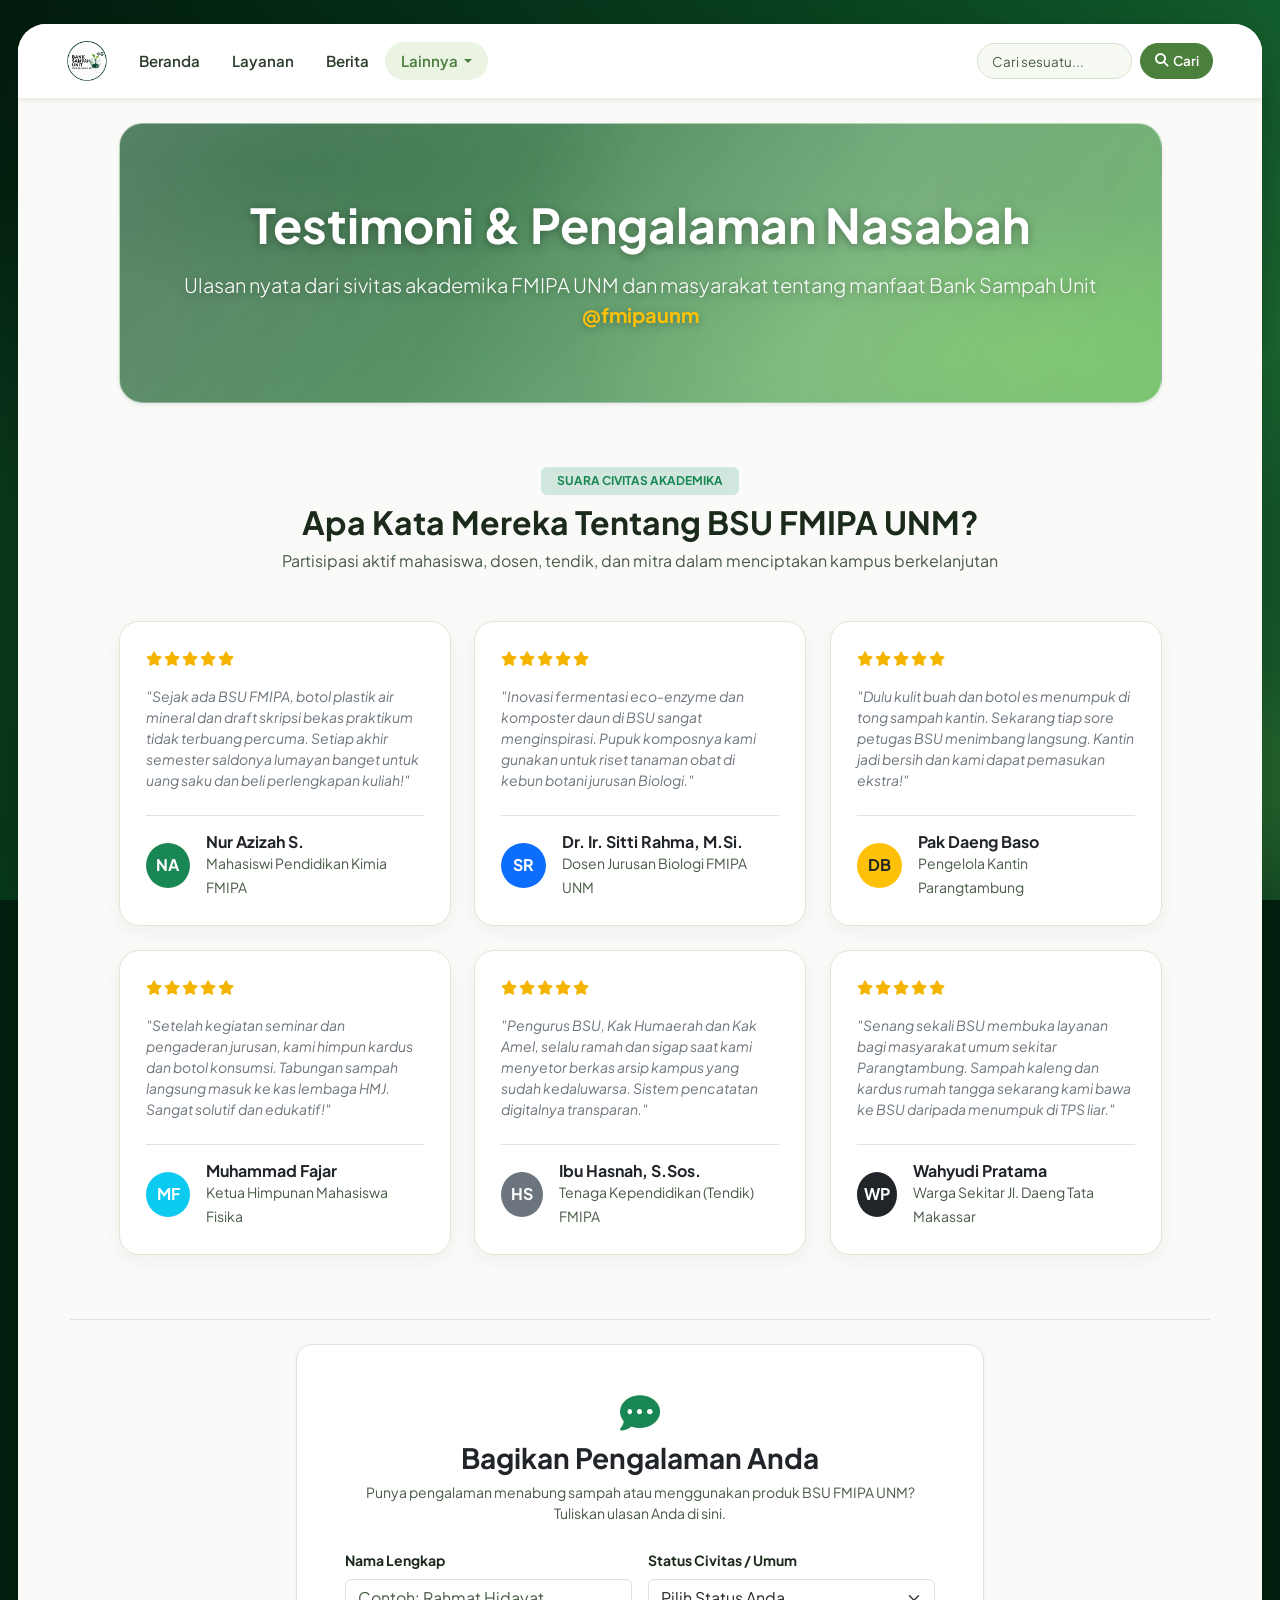
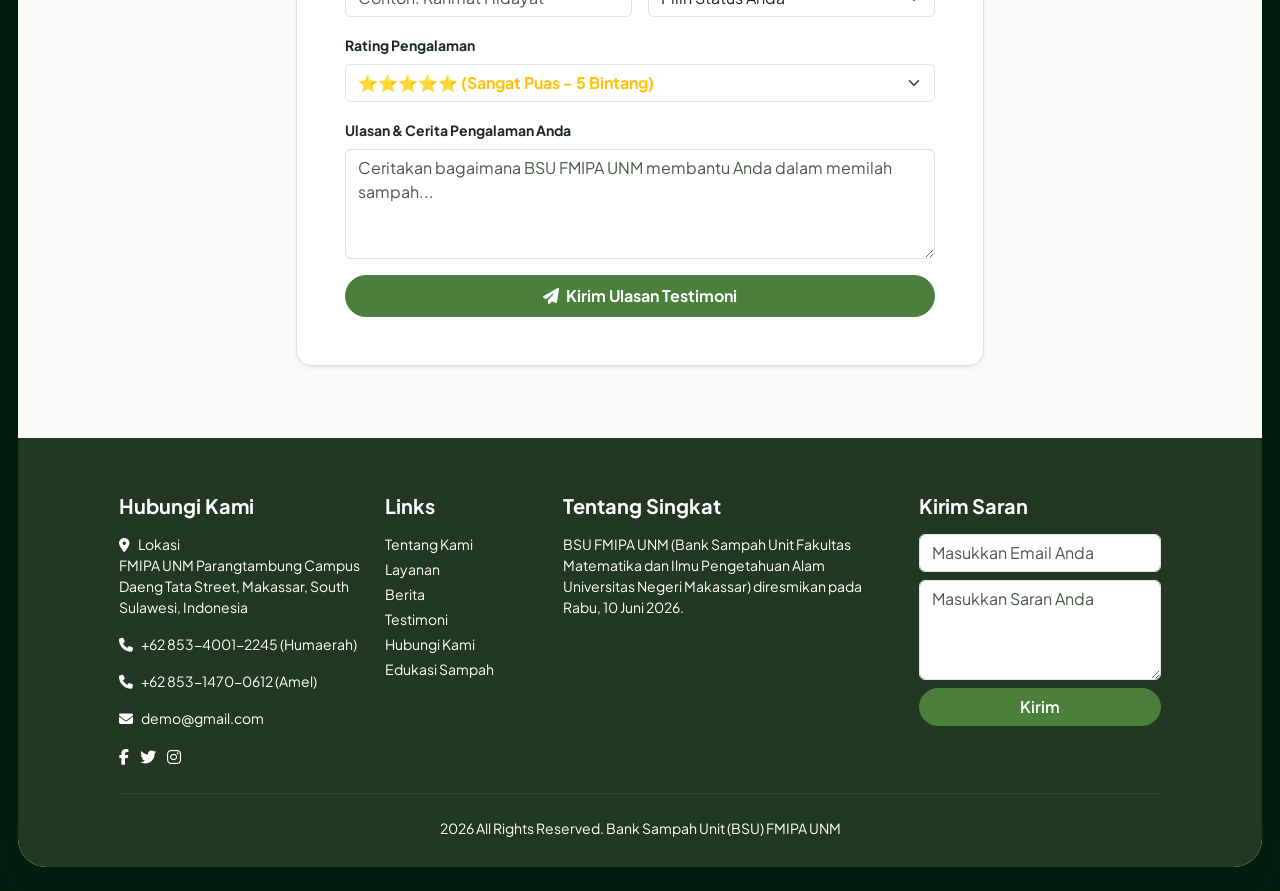
<file: testimoni.html>
<!DOCTYPE html>
<html lang="id">
<head>
    <meta charset="UTF-8">
    <meta name="viewport" content="width=device-width, initial-scale=1.0">
    <title>Testimoni Nasabah - BSU FMIPA UNM</title>
    <!-- Favicon -->
    <link rel="icon" type="image/png" href="images/Logo-UNM 2.png">
    <!-- Bootstrap CSS -->
    <link href="https://cdn.jsdelivr.net/npm/bootstrap@5.3.0/dist/css/bootstrap.min.css" rel="stylesheet">
    <!-- FontAwesome untuk ikon -->
    <link rel="stylesheet" href="https://cdnjs.cloudflare.com/ajax/libs/font-awesome/6.4.0/css/all.min.css">
    <!-- CSS Eksternal -->
    <link rel="stylesheet" href="css/style.css">
</head>
<body class="eco-framed-body">
<div class="eco-page-shell">

    <!-- Navbar -->
    <nav class="navbar navbar-expand-lg navbar-dark-custom shadow-sm sticky-top">
        <div class="container-fluid px-4">
            <a class="navbar-brand" href="index.html">
                <img src="images/logo_BSU.png" alt="logo BSU" style="height: 45px; width: auto; object-fit: contain;">
            </a>
            <button class="navbar-toggler" type="button" data-bs-toggle="collapse" data-bs-target="#navbarSupportedContent" aria-controls="navbarSupportedContent" aria-expanded="false" aria-label="Toggle navigation">
                <span class="navbar-toggler-icon"></span>
            </button>
            <div class="collapse navbar-collapse" id="navbarSupportedContent">
                <ul class="navbar-nav me-auto mb-2 mb-lg-0">
                    <li class="nav-item">
                        <a class="nav-link" href="index.html">Beranda</a>
                    </li>
                    <li class="nav-item">
                        <a class="nav-link" href="work.html">Layanan</a>
                    </li>
                    <li class="nav-item">
                        <a class="nav-link" href="news.html">Berita</a>
                    </li>
                    <li class="nav-item dropdown">
                        <a class="nav-link dropdown-toggle active" href="#" role="button" data-bs-toggle="dropdown" aria-expanded="false">
                            Lainnya
                        </a>
                        <ul class="dropdown-menu">
                            <li><a class="dropdown-item" href="about.html">Tentang Kami</a></li>
                            <li><a class="dropdown-item active" href="testimoni.html">Testimoni</a></li>
                            <li><hr class="dropdown-divider"></li>
                            <li><a class="dropdown-item" href="contact.html">Hubungi Kami</a></li>
                        </ul>
                    </li>
                </ul>
                <form class="d-flex align-items-center my-2 my-lg-0 navbar-search-form" role="search">
                    <input class="form-control form-control-sm me-2" type="search" placeholder="Cari sesuatu..." aria-label="Search"/>
                    <button class="btn btn-green btn-sm btn-search-nav" type="submit">
                        <i class="fa-solid fa-magnifying-glass"></i> Cari
                    </button>
                </form>
            </div>
        </div>
    </nav>
    <!-- Akhir Navbar -->

    <!-- Tagline Halaman Testimoni -->
    <div class="container my-4">
        <div class="banner-box-style shadow-sm">
            <div class="banner-content-custom">
                <h1 class="display-5 fw-bold mb-3 text-white">Testimoni & Pengalaman Nasabah</h1>
                <p class="lead mb-0 text-white">
                    Ulasan nyata dari sivitas akademika FMIPA UNM dan masyarakat tentang manfaat Bank Sampah Unit 
                    <a href="https://www.instagram.com/fmipaunm/" target="_blank" class="text-warning text-decoration-none fw-bold">@fmipaunm</a>
                </p>
            </div>
        </div>
    </div>

    <!-- Testimonials Grid -->
    <section class="container my-5 py-3">
        <div class="text-center mb-5">
            <span class="badge bg-success-subtle text-success px-3 py-2 text-uppercase fw-bold mb-2">Suara Civitas Akademika</span>
            <h2 class="fw-bold">Apa Kata Mereka Tentang BSU FMIPA UNM?</h2>
            <p class="text-muted">Partisipasi aktif mahasiswa, dosen, tendik, dan mitra dalam menciptakan kampus berkelanjutan</p>
        </div>

        <div class="row g-4">
            <!-- Testimoni 1 -->
            <div class="col-lg-4 col-md-6">
                <div class="testimonial-card">
                    <div>
                        <div class="star-rating mb-3">
                            <i class="fa-solid fa-star"></i>
                            <i class="fa-solid fa-star"></i>
                            <i class="fa-solid fa-star"></i>
                            <i class="fa-solid fa-star"></i>
                            <i class="fa-solid fa-star"></i>
                        </div>
                        <p class="text-secondary small fst-italic mb-4">
                            "Sejak ada BSU FMIPA, botol plastik air mineral dan draft skripsi bekas praktikum tidak terbuang percuma. Setiap akhir semester saldonya lumayan banget untuk uang saku dan beli perlengkapan kuliah!"
                        </p>
                    </div>
                    <div class="d-flex align-items-center pt-3 border-top">
                        <div class="bg-success text-white rounded-circle d-flex align-items-center justify-content-center me-3" style="width: 45px; height: 45px; font-weight: bold;">
                            NA
                        </div>
                        <div>
                            <h6 class="fw-bold mb-0 text-dark">Nur Azizah S.</h6>
                            <small class="text-muted">Mahasiswi Pendidikan Kimia FMIPA</small>
                        </div>
                    </div>
                </div>
            </div>

            <!-- Testimoni 2 -->
            <div class="col-lg-4 col-md-6">
                <div class="testimonial-card">
                    <div>
                        <div class="star-rating mb-3">
                            <i class="fa-solid fa-star"></i>
                            <i class="fa-solid fa-star"></i>
                            <i class="fa-solid fa-star"></i>
                            <i class="fa-solid fa-star"></i>
                            <i class="fa-solid fa-star"></i>
                        </div>
                        <p class="text-secondary small fst-italic mb-4">
                            "Inovasi fermentasi eco-enzyme dan komposter daun di BSU sangat menginspirasi. Pupuk komposnya kami gunakan untuk riset tanaman obat di kebun botani jurusan Biologi."
                        </p>
                    </div>
                    <div class="d-flex align-items-center pt-3 border-top">
                        <div class="bg-primary text-white rounded-circle d-flex align-items-center justify-content-center me-3" style="width: 45px; height: 45px; font-weight: bold;">
                            SR
                        </div>
                        <div>
                            <h6 class="fw-bold mb-0 text-dark">Dr. Ir. Sitti Rahma, M.Si.</h6>
                            <small class="text-muted">Dosen Jurusan Biologi FMIPA UNM</small>
                        </div>
                    </div>
                </div>
            </div>

            <!-- Testimoni 3 -->
            <div class="col-lg-4 col-md-6">
                <div class="testimonial-card">
                    <div>
                        <div class="star-rating mb-3">
                            <i class="fa-solid fa-star"></i>
                            <i class="fa-solid fa-star"></i>
                            <i class="fa-solid fa-star"></i>
                            <i class="fa-solid fa-star"></i>
                            <i class="fa-solid fa-star"></i>
                        </div>
                        <p class="text-secondary small fst-italic mb-4">
                            "Dulu kulit buah dan botol es menumpuk di tong sampah kantin. Sekarang tiap sore petugas BSU menimbang langsung. Kantin jadi bersih dan kami dapat pemasukan ekstra!"
                        </p>
                    </div>
                    <div class="d-flex align-items-center pt-3 border-top">
                        <div class="bg-warning text-dark rounded-circle d-flex align-items-center justify-content-center me-3" style="width: 45px; height: 45px; font-weight: bold;">
                            DB
                        </div>
                        <div>
                            <h6 class="fw-bold mb-0 text-dark">Pak Daeng Baso</h6>
                            <small class="text-muted">Pengelola Kantin Parangtambung</small>
                        </div>
                    </div>
                </div>
            </div>

            <!-- Testimoni 4 -->
            <div class="col-lg-4 col-md-6">
                <div class="testimonial-card">
                    <div>
                        <div class="star-rating mb-3">
                            <i class="fa-solid fa-star"></i>
                            <i class="fa-solid fa-star"></i>
                            <i class="fa-solid fa-star"></i>
                            <i class="fa-solid fa-star"></i>
                            <i class="fa-solid fa-star"></i>
                        </div>
                        <p class="text-secondary small fst-italic mb-4">
                            "Setelah kegiatan seminar dan pengaderan jurusan, kami himpun kardus dan botol konsumsi. Tabungan sampah langsung masuk ke kas lembaga HMJ. Sangat solutif dan edukatif!"
                        </p>
                    </div>
                    <div class="d-flex align-items-center pt-3 border-top">
                        <div class="bg-info text-white rounded-circle d-flex align-items-center justify-content-center me-3" style="width: 45px; height: 45px; font-weight: bold;">
                            MF
                        </div>
                        <div>
                            <h6 class="fw-bold mb-0 text-dark">Muhammad Fajar</h6>
                            <small class="text-muted">Ketua Himpunan Mahasiswa Fisika</small>
                        </div>
                    </div>
                </div>
            </div>

            <!-- Testimoni 5 -->
            <div class="col-lg-4 col-md-6">
                <div class="testimonial-card">
                    <div>
                        <div class="star-rating mb-3">
                            <i class="fa-solid fa-star"></i>
                            <i class="fa-solid fa-star"></i>
                            <i class="fa-solid fa-star"></i>
                            <i class="fa-solid fa-star"></i>
                            <i class="fa-solid fa-star"></i>
                        </div>
                        <p class="text-secondary small fst-italic mb-4">
                            "Pengurus BSU, Kak Humaerah dan Kak Amel, selalu ramah dan sigap saat kami menyetor berkas arsip kampus yang sudah kedaluwarsa. Sistem pencatatan digitalnya transparan."
                        </p>
                    </div>
                    <div class="d-flex align-items-center pt-3 border-top">
                        <div class="bg-secondary text-white rounded-circle d-flex align-items-center justify-content-center me-3" style="width: 45px; height: 45px; font-weight: bold;">
                            HS
                        </div>
                        <div>
                            <h6 class="fw-bold mb-0 text-dark">Ibu Hasnah, S.Sos.</h6>
                            <small class="text-muted">Tenaga Kependidikan (Tendik) FMIPA</small>
                        </div>
                    </div>
                </div>
            </div>

            <!-- Testimoni 6 -->
            <div class="col-lg-4 col-md-6">
                <div class="testimonial-card">
                    <div>
                        <div class="star-rating mb-3">
                            <i class="fa-solid fa-star"></i>
                            <i class="fa-solid fa-star"></i>
                            <i class="fa-solid fa-star"></i>
                            <i class="fa-solid fa-star"></i>
                            <i class="fa-solid fa-star"></i>
                        </div>
                        <p class="text-secondary small fst-italic mb-4">
                            "Senang sekali BSU membuka layanan bagi masyarakat umum sekitar Parangtambung. Sampah kaleng dan kardus rumah tangga sekarang kami bawa ke BSU daripada menumpuk di TPS liar."
                        </p>
                    </div>
                    <div class="d-flex align-items-center pt-3 border-top">
                        <div class="bg-dark text-white rounded-circle d-flex align-items-center justify-content-center me-3" style="width: 45px; height: 45px; font-weight: bold;">
                            WP
                        </div>
                        <div>
                            <h6 class="fw-bold mb-0 text-dark">Wahyudi Pratama</h6>
                            <small class="text-muted">Warga Sekitar Jl. Daeng Tata Makassar</small>
                        </div>
                    </div>
                </div>
            </div>
        </div>
    </section>

    <!-- Form Kirim Testimoni -->
    <section class="container my-5 py-4 border-top">
        <div class="row justify-content-center">
            <div class="col-lg-8">
                <div class="p-4 p-md-5 bg-white rounded-4 border shadow-sm">
                    <div class="text-center mb-4">
                        <i class="fa-solid fa-comment-dots text-success fs-1 mb-2"></i>
                        <h3 class="fw-bold text-dark">Bagikan Pengalaman Anda</h3>
                        <p class="text-muted small">Punya pengalaman menabung sampah atau menggunakan produk BSU FMIPA UNM? Tuliskan ulasan Anda di sini.</p>
                    </div>
                    <form class="contact-form-custom">
                        <div class="row g-3 mb-3">
                            <div class="col-md-6">
                                <label class="form-label small fw-bold">Nama Lengkap</label>
                                <input type="text" class="form-control" placeholder="Contoh: Rahmat Hidayat" required>
                            </div>
                            <div class="col-md-6">
                                <label class="form-label small fw-bold">Status Civitas / Umum</label>
                                <select class="form-select" required>
                                    <option value="" selected disabled>Pilih Status Anda</option>
                                    <option>Mahasiswa FMIPA UNM</option>
                                    <option>Dosen FMIPA UNM</option>
                                    <option>Tenaga Kependidikan</option>
                                    <option>Pengelola Kantin / Koperasi</option>
                                    <option>Warga / Masyarakat Sekitar</option>
                                </select>
                            </div>
                        </div>
                        <div class="mb-3">
                            <label class="form-label small fw-bold">Rating Pengalaman</label>
                            <select class="form-select text-warning fw-bold">
                                <option value="5">⭐⭐⭐⭐⭐ (Sangat Puas - 5 Bintang)</option>
                                <option value="4">⭐⭐⭐⭐ (Puas - 4 Bintang)</option>
                                <option value="3">⭐⭐⭐ (Cukup - 3 Bintang)</option>
                            </select>
                        </div>
                        <div class="mb-3">
                            <label class="form-label small fw-bold">Ulasan & Cerita Pengalaman Anda</label>
                            <textarea class="form-control" rows="4" placeholder="Ceritakan bagaimana BSU FMIPA UNM membantu Anda dalam memilah sampah..." required></textarea>
                        </div>
                        <button type="submit" class="btn btn-green w-100 py-2 fw-bold">
                            <i class="fa-solid fa-paper-plane me-1"></i> Kirim Ulasan Testimoni
                        </button>
                    </form>
                </div>
            </div>
        </div>
    </section>

    <!-- Footer -->
    <footer>
        <div class="container">
            <div class="row">
                <div class="col-md-3 mb-4 mb-md-0">
                    <h5>Hubungi Kami</h5>
                    <p class="small text-light"><i class="fa-solid fa-location-dot me-2"></i>Lokasi <br>
                    FMIPA UNM Parangtambung Campus Daeng Tata Street, Makassar, South Sulawesi, Indonesia</p>
                    <p class="small text-light"><i class="fa-solid fa-phone me-2"></i>+62 853-4001-2245 (Humaerah)</p>
                    <p class="small text-light"><i class="fa-solid fa-phone me-2"></i>+62 853-1470-0612 (Amel)</p>
                    <p class="small text-light"><i class="fa-solid fa-envelope me-2"></i>demo@gmail.com</p>
                    <div class="social-icons mt-3">
                        <a href="#" class="text-white me-2"><i class="fa-brands fa-facebook-f"></i></a>
                        <a href="#" class="text-white me-2"><i class="fa-brands fa-twitter"></i></a>
                        <a href="https://www.instagram.com/bsu.fmipa_unm/" target="_blank" class="text-white"><i class="fa-brands fa-instagram"></i></a>
                    </div>
                </div>
                <div class="col-md-2 mb-4 mb-md-0">
                    <h5>Links</h5>
                    <ul class="list-unstyled small">
                        <li><a href="about.html" class="text-decoration-none text-light mb-1 d-block">Tentang Kami</a></li>
                        <li><a href="work.html" class="text-decoration-none text-light mb-1 d-block">Layanan</a></li>
                        <li><a href="news.html" class="text-decoration-none text-light mb-1 d-block">Berita</a></li>
                        <li><a href="testimoni.html" class="text-decoration-none text-light mb-1 d-block">Testimoni</a></li>
                        <li><a href="contact.html" class="text-decoration-none text-light mb-1 d-block">Hubungi Kami</a></li>
                        <li><a href="https://medigrafia.com/edukasi-pengelolaan-sampah-membangun-kesadaran-lingkungan/#gsc.tab=0" target="_blank" class="text-decoration-none text-light mb-1 d-block">Edukasi Sampah</a></li>
                    </ul>
                </div>
                <div class="col-md-4 mb-4 mb-md-0">
                    <h5>Tentang Singkat</h5>
                    <p class="small text-light lh-base">BSU FMIPA UNM (Bank Sampah Unit Fakultas Matematika dan Ilmu Pengetahuan Alam Universitas Negeri Makassar) diresmikan pada Rabu, 10 Juni 2026.</p>
                </div>
                <div class="col-md-3">
                    <h5>Kirim Saran</h5>
                    <form class="mb-3">
                        <input type="email" class="form-control mb-2" placeholder="Masukkan Email Anda" required>
                        <textarea class="form-control mb-2" placeholder="Masukkan Saran Anda" style="height: 100px" required></textarea>
                        <button class="btn btn-green w-100" type="submit">Kirim</button>
                    </form>
                </div>
            </div>
            <hr class="border-secondary my-4">
            <div class="text-center text-light small">
                2026 All Rights Reserved. Bank Sampah Unit (BSU) FMIPA UNM
            </div>
        </div>
    </footer>
</div><!-- /.eco-page-shell -->
    <!-- Akhir Footer -->

    <!-- CDN jQuery -->
    <script src="https://code.jquery.com/jquery-3.7.0.min.js"></script>
    <!-- Bootstrap JS Bundle -->
    <script src="https://cdn.jsdelivr.net/npm/bootstrap@5.3.0/dist/js/bootstrap.bundle.min.js"></script>
    <script src="js/jquery.js"></script>
    <script src="js/script.js"></script>
</body>
</html>
</file>
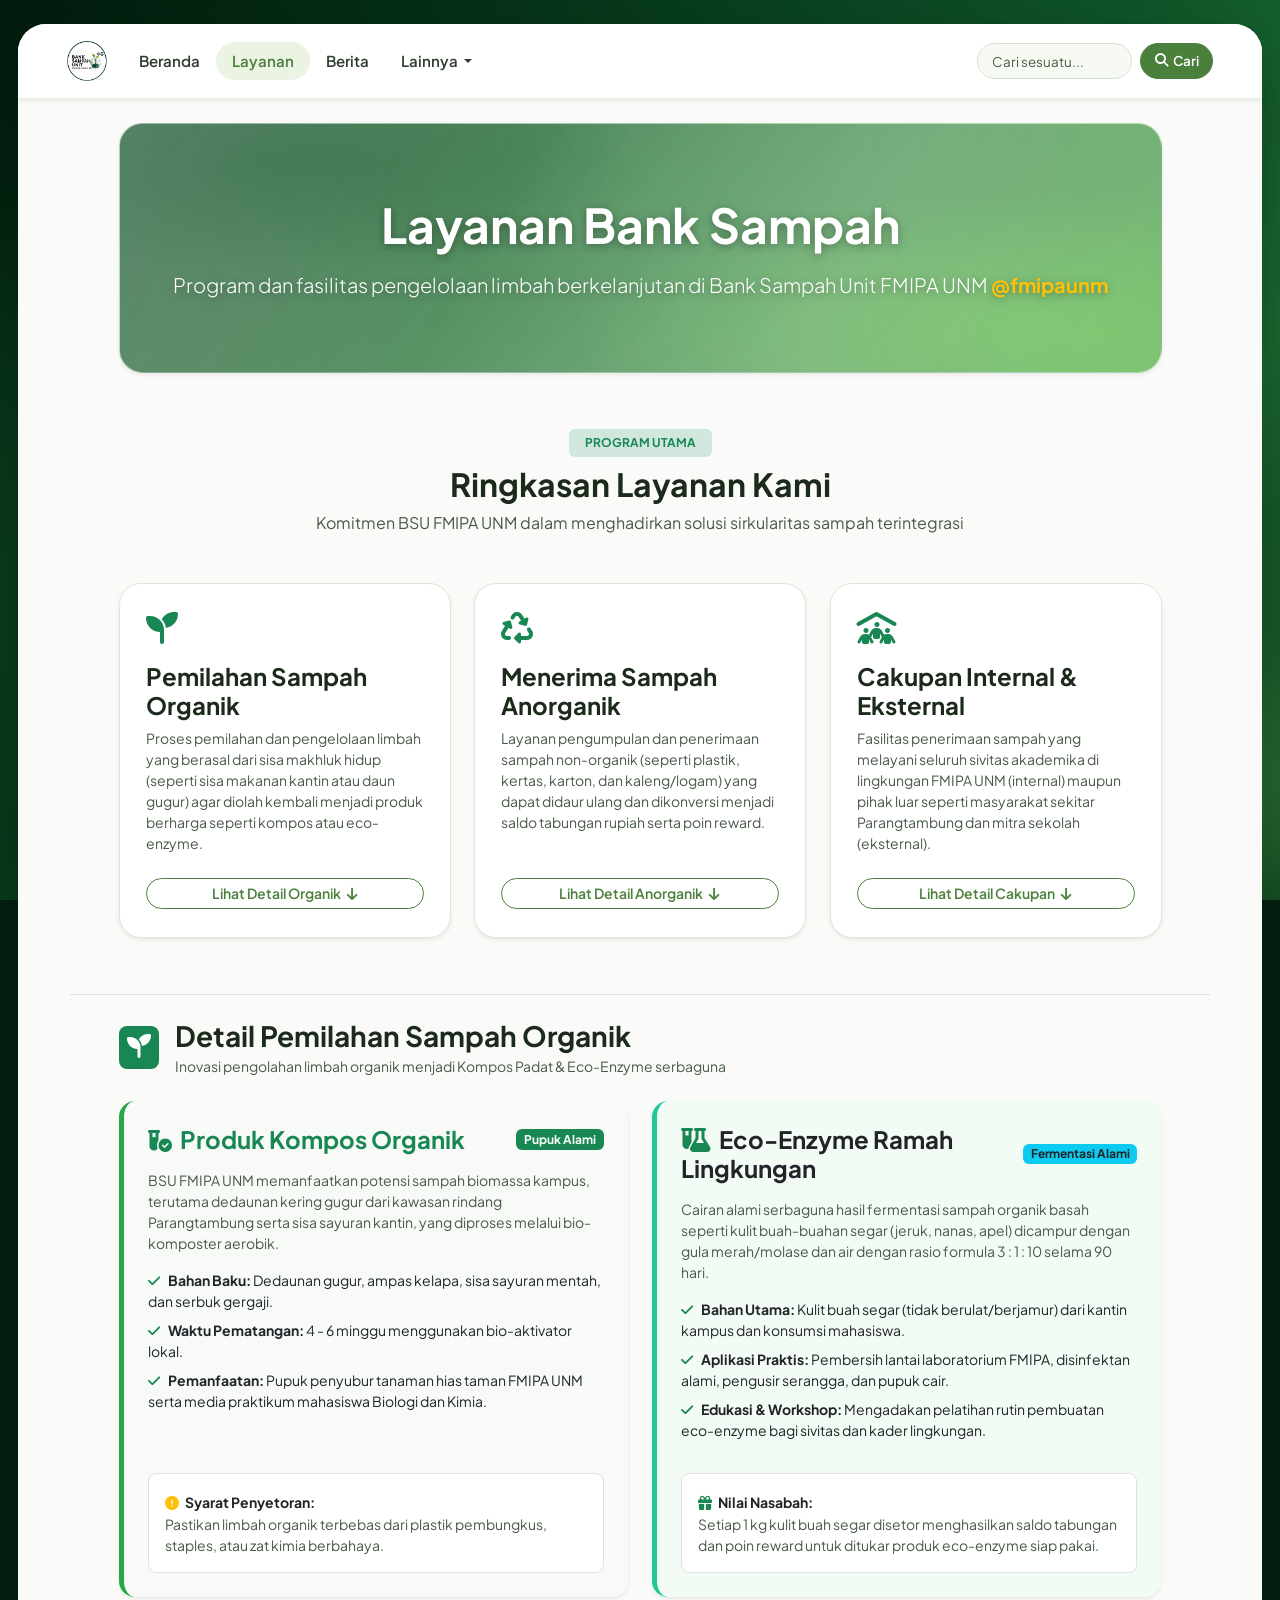
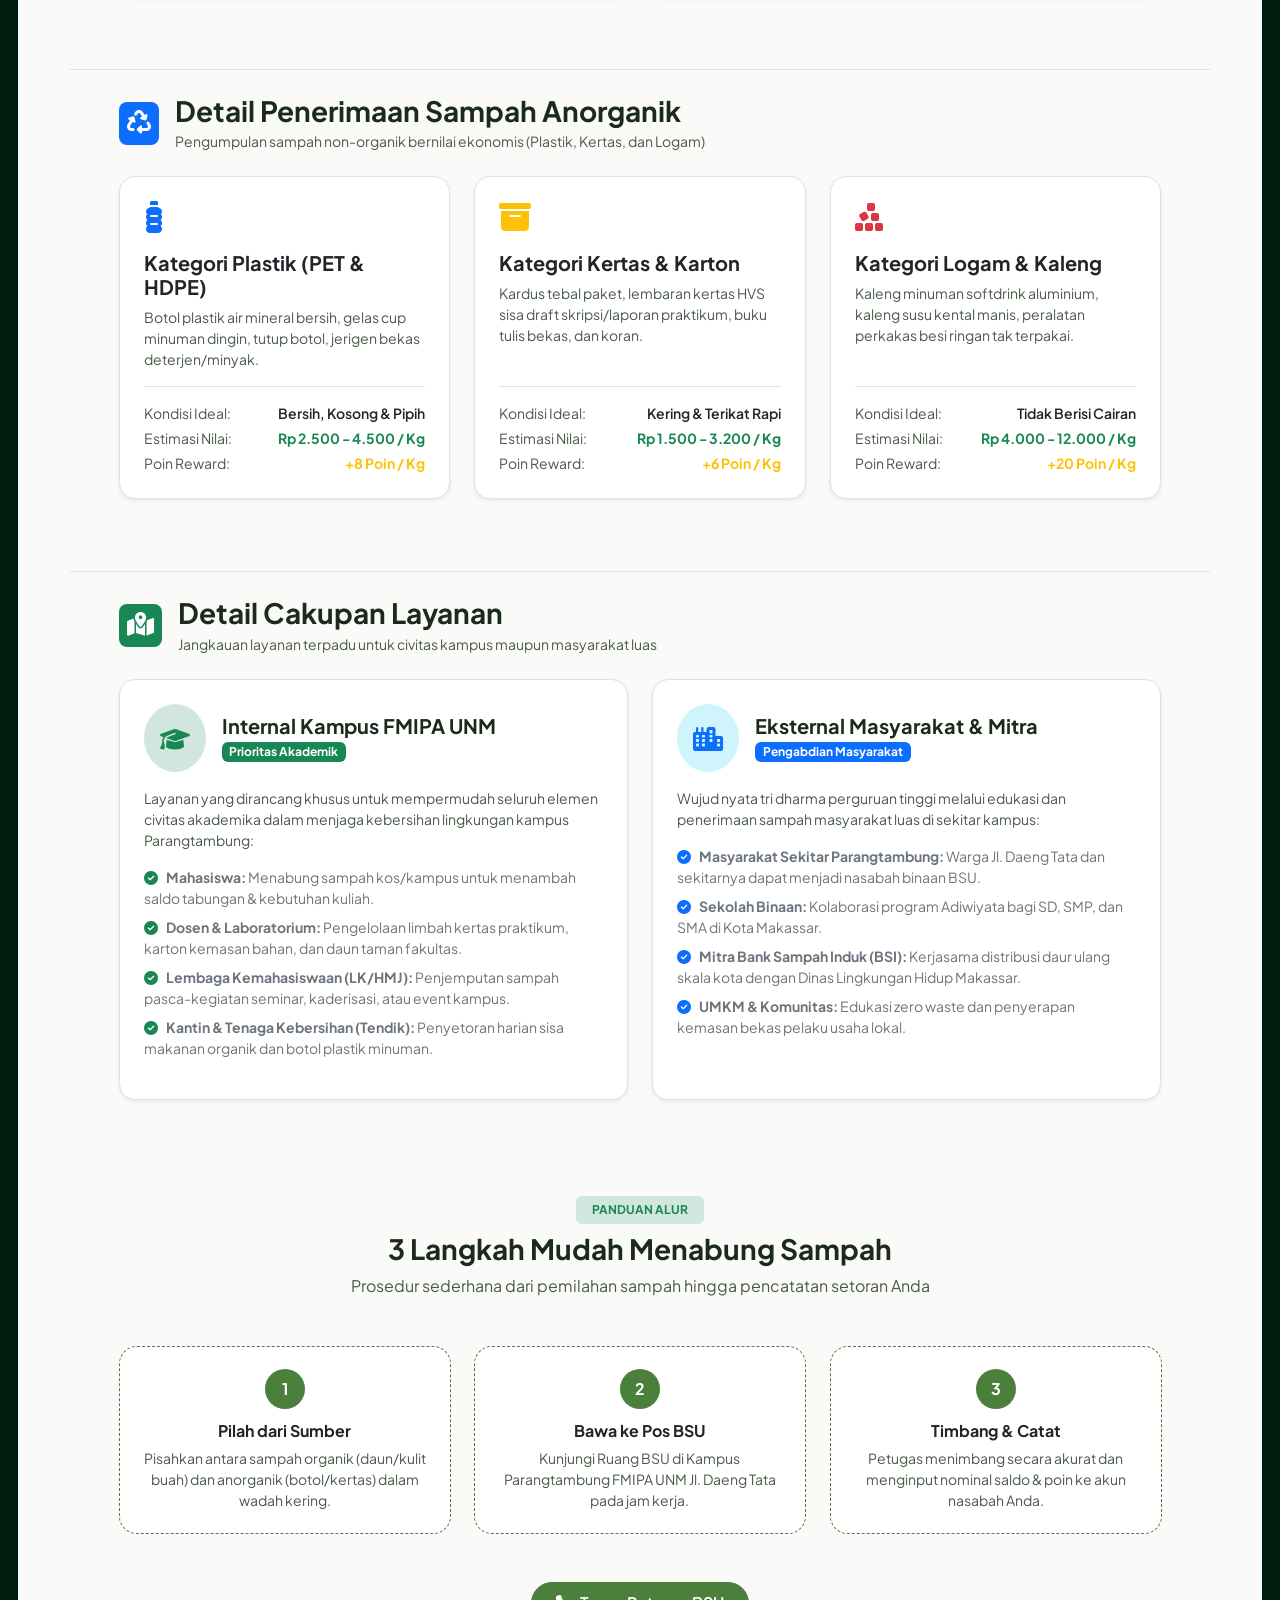
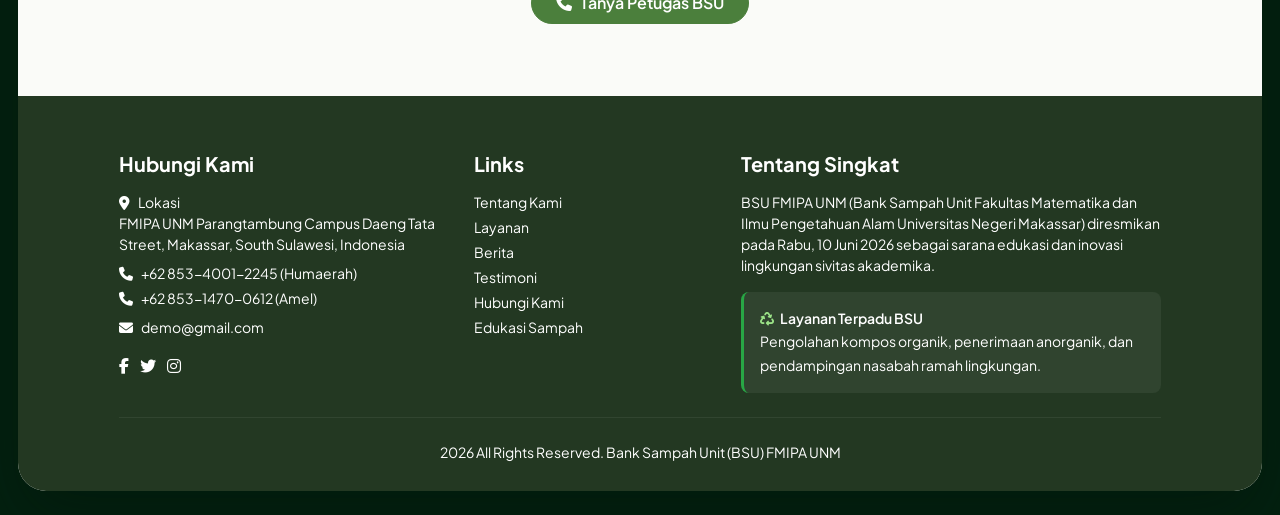
<file: work.html>
<!DOCTYPE html>
<html lang="id">
<head>
    <meta charset="UTF-8">
    <meta name="viewport" content="width=device-width, initial-scale=1.0">
    <title>Layanan BSU - Bank Sampah Unit FMIPA UNM</title>
    <!-- Favicon -->
    <link rel="icon" type="image/png" href="images/Logo-UNM 2.png">
    <!-- Bootstrap CSS -->
    <link href="https://cdn.jsdelivr.net/npm/bootstrap@5.3.0/dist/css/bootstrap.min.css" rel="stylesheet">
    <!-- FontAwesome untuk ikon -->
    <link rel="stylesheet" href="https://cdnjs.cloudflare.com/ajax/libs/font-awesome/6.4.0/css/all.min.css">
    <!-- CSS Eksternal -->
    <link rel="stylesheet" href="css/style.css">
</head>
<body class="eco-framed-body">
<div class="eco-page-shell">
    <!-- Navbar -->
    <nav class="navbar navbar-expand-lg navbar-dark-custom shadow-sm sticky-top">
        <div class="container-fluid px-4">
            <a class="navbar-brand" href="index.html">
                <img src="images/logo_BSU.png" alt="logo BSU" style="height: 45px; width: auto; object-fit: contain;">
            </a>
            <button class="navbar-toggler" type="button" data-bs-toggle="collapse" data-bs-target="#navbarSupportedContent" aria-controls="navbarSupportedContent" aria-expanded="false" aria-label="Toggle navigation">
                <span class="navbar-toggler-icon"></span>
            </button>
            <div class="collapse navbar-collapse" id="navbarSupportedContent">
                <ul class="navbar-nav me-auto mb-2 mb-lg-0">
                    <li class="nav-item">
                        <a class="nav-link" href="index.html">Beranda</a>
                    </li>
                    <li class="nav-item">
                        <a class="nav-link active" aria-current="page" href="work.html">Layanan</a>
                    </li>
                    <li class="nav-item">
                        <a class="nav-link" href="news.html">Berita</a>
                    </li>
                    <li class="nav-item dropdown">
                        <a class="nav-link dropdown-toggle" href="#" role="button" data-bs-toggle="dropdown" aria-expanded="false">
                            Lainnya
                        </a>
                        <ul class="dropdown-menu">
                            <li><a class="dropdown-item" href="about.html">Tentang Kami</a></li>
                            <li><a class="dropdown-item" href="testimoni.html">Testimoni</a></li>
                            <li><hr class="dropdown-divider"></li>
                            <li><a class="dropdown-item" href="contact.html">Hubungi Kami</a></li>
                        </ul>
                    </li>
                </ul>
                <form class="d-flex align-items-center my-2 my-lg-0 navbar-search-form" role="search">
                    <input class="form-control form-control-sm me-2" type="search" placeholder="Cari sesuatu..." aria-label="Search"/>
                    <button class="btn btn-green btn-sm btn-search-nav" type="submit">
                        <i class="fa-solid fa-magnifying-glass"></i> Cari
                    </button>
                </form>
            </div>
        </div>
    </nav>
    <!-- Akhir Navbar -->

    <!-- Tagline / Banner Halaman Layanan -->
    <div class="container my-4">
        <div class="banner-box-style shadow-sm">
            <div class="banner-content-custom">
                <h1 class="display-5 fw-bold mb-3 text-white">Layanan Bank Sampah</h1>
                <p class="lead mb-0 text-white">
                    Program dan fasilitas pengelolaan limbah berkelanjutan di Bank Sampah Unit FMIPA UNM 
                    <a href="https://www.instagram.com/fmipaunm/" target="_blank" class="text-warning text-decoration-none fw-bold">@fmipaunm</a>
                </p>
            </div>
        </div>
    </div>
    <!-- Akhir Tagline -->

    <!-- Ringkasan Layanan Kami -->
    <section class="container my-5 py-2">
        <div class="text-center mb-5">
            <span class="badge bg-success-subtle text-success px-3 py-2 text-uppercase fw-bold mb-2">Program Utama</span>
            <h2 class="fw-bold">Ringkasan Layanan Kami</h2>
            <p class="text-muted">Komitmen BSU FMIPA UNM dalam menghadirkan solusi sirkularitas sampah terintegrasi</p>
        </div>
        <div class="row g-4 align-items-stretch">
            <!-- Service 1 -->
            <div class="col-md-4">
                <div class="service-card shadow-sm h-100 d-flex flex-column">
                    <div class="text-success mb-3"><i class="fa-solid fa-seedling fa-2x"></i></div>
                    <h4 class="fw-bold">Pemilahan Sampah Organik</h4>
                    <p class="text-muted small mb-4 flex-grow-1">Proses pemilahan dan pengelolaan limbah yang berasal dari sisa makhluk hidup (seperti sisa makanan kantin atau daun gugur) agar diolah kembali menjadi produk berharga seperti kompos atau eco-enzyme.</p>
                    <a href="#organik" class="btn btn-outline-success btn-sm mt-auto fw-semibold">Lihat Detail Organik <i class="fa-solid fa-arrow-down ms-1"></i></a>
                </div>
            </div>
            <!-- Service 2 -->
            <div class="col-md-4">
                <div class="service-card shadow-sm h-100 d-flex flex-column">
                    <div class="text-success mb-3"><i class="fa-solid fa-recycle fa-2x"></i></div>
                    <h4 class="fw-bold">Menerima Sampah Anorganik</h4>
                    <p class="text-muted small mb-4 flex-grow-1">Layanan pengumpulan dan penerimaan sampah non-organik (seperti plastik, kertas, karton, dan kaleng/logam) yang dapat didaur ulang dan dikonversi menjadi saldo tabungan rupiah serta poin reward.</p>
                    <a href="#anorganik" class="btn btn-outline-success btn-sm mt-auto fw-semibold">Lihat Detail Anorganik <i class="fa-solid fa-arrow-down ms-1"></i></a>
                </div>
            </div>
            <!-- Service 3 -->
            <div class="col-md-4">
                <div class="service-card shadow-sm h-100 d-flex flex-column">
                    <div class="text-success mb-3"><i class="fa-solid fa-people-roof fa-2x"></i></div>
                    <h4 class="fw-bold">Cakupan Internal & Eksternal</h4>
                    <p class="text-muted small mb-4 flex-grow-1">Fasilitas penerimaan sampah yang melayani seluruh sivitas akademika di lingkungan FMIPA UNM (internal) maupun pihak luar seperti masyarakat sekitar Parangtambung dan mitra sekolah (eksternal).</p>
                    <a href="#cakupan" class="btn btn-outline-success btn-sm mt-auto fw-semibold">Lihat Detail Cakupan <i class="fa-solid fa-arrow-down ms-1"></i></a>
                </div>
            </div>
        </div>
    </section>

    <!-- DETAIL 1: Pemilahan Sampah Organik (Kompos / Eco-enzyme) -->
    <section class="container my-5 py-4 border-top" id="organik">
        <div class="d-flex align-items-center mb-4">
            <div class="p-2 bg-success text-white rounded-3 me-3"><i class="fa-solid fa-seedling fs-4"></i></div>
            <div>
                <h3 class="fw-bold mb-1">Detail Pemilahan Sampah Organik</h3>
                <p class="text-muted small mb-0">Inovasi pengolahan limbah organik menjadi Kompos Padat & Eco-Enzyme serbaguna</p>
            </div>
        </div>

        <div class="row g-4">
            <div class="col-lg-6">
                <div class="card h-100 d-flex flex-column border-0 shadow-sm rounded-4 p-4" style="background-color: #f7faf7; border-left: 5px solid #28a745 !important;">
                    <div class="d-flex justify-content-between align-items-center mb-3">
                        <h4 class="fw-bold text-success mb-0"><i class="fa-solid fa-vial-circle-check me-2"></i>Produk Kompos Organik</h4>
                        <span class="badge bg-success">Pupuk Alami</span>
                    </div>
                    <p class="text-muted small mb-3">
                        BSU FMIPA UNM memanfaatkan potensi sampah biomassa kampus, terutama dedaunan kering gugur dari kawasan rindang Parangtambung serta sisa sayuran kantin, yang diproses melalui bio-komposter aerobik.
                    </p>
                    <ul class="list-unstyled small mb-4">
                        <li class="mb-2"><i class="fa-solid fa-check text-success me-2"></i><strong>Bahan Baku:</strong> Dedaunan gugur, ampas kelapa, sisa sayuran mentah, dan serbuk gergaji.</li>
                        <li class="mb-2"><i class="fa-solid fa-check text-success me-2"></i><strong>Waktu Pematangan:</strong> 4 - 6 minggu menggunakan bio-aktivator lokal.</li>
                        <li class="mb-2"><i class="fa-solid fa-check text-success me-2"></i><strong>Pemanfaatan:</strong> Pupuk penyubur tanaman hias taman FMIPA UNM serta media praktikum mahasiswa Biologi dan Kimia.</li>
                    </ul>
                    <div class="p-3 bg-white rounded-3 border mt-auto">
                        <span class="small fw-bold text-dark"><i class="fa-solid fa-circle-exclamation text-warning me-1"></i> Syarat Penyetoran:</span>
                        <p class="small text-muted mb-0">Pastikan limbah organik terbebas dari plastik pembungkus, staples, atau zat kimia berbahaya.</p>
                    </div>
                </div>
            </div>

            <div class="col-lg-6">
                <div class="card h-100 d-flex flex-column border-0 shadow-sm rounded-4 p-4" style="background-color: #f2fbf4; border-left: 5px solid #20c997 !important;">
                    <div class="d-flex justify-content-between align-items-center mb-3">
                        <h4 class="fw-bold text-dark mb-0"><i class="fa-solid fa-flask-vial me-2 text-success"></i>Eco-Enzyme Ramah Lingkungan</h4>
                        <span class="badge bg-info text-dark">Fermentasi Alami</span>
                    </div>
                    <p class="text-muted small mb-3">
                        Cairan alami serbaguna hasil fermentasi sampah organik basah seperti kulit buah-buahan segar (jeruk, nanas, apel) dicampur dengan gula merah/molase dan air dengan rasio formula 3 : 1 : 10 selama 90 hari.
                    </p>
                    <ul class="list-unstyled small mb-4">
                        <li class="mb-2"><i class="fa-solid fa-check text-success me-2"></i><strong>Bahan Utama:</strong> Kulit buah segar (tidak berulat/berjamur) dari kantin kampus dan konsumsi mahasiswa.</li>
                        <li class="mb-2"><i class="fa-solid fa-check text-success me-2"></i><strong>Aplikasi Praktis:</strong> Pembersih lantai laboratorium FMIPA, disinfektan alami, pengusir serangga, dan pupuk cair.</li>
                        <li class="mb-2"><i class="fa-solid fa-check text-success me-2"></i><strong>Edukasi & Workshop:</strong> Mengadakan pelatihan rutin pembuatan eco-enzyme bagi sivitas dan kader lingkungan.</li>
                    </ul>
                    <div class="p-3 bg-white rounded-3 border mt-auto">
                        <span class="small fw-bold text-dark"><i class="fa-solid fa-gift text-success me-1"></i> Nilai Nasabah:</span>
                        <p class="small text-muted mb-0">Setiap 1 kg kulit buah segar disetor menghasilkan saldo tabungan dan poin reward untuk ditukar produk eco-enzyme siap pakai.</p>
                    </div>
                </div>
            </div>
        </div>
    </section>

    <!-- DETAIL 2: Penerimaan Sampah Anorganik (Plastik, Kertas, Logam) -->
    <section class="container my-5 py-4 border-top" id="anorganik">
        <div class="d-flex align-items-center mb-4">
            <div class="p-2 bg-primary text-white rounded-3 me-3"><i class="fa-solid fa-recycle fs-4"></i></div>
            <div>
                <h3 class="fw-bold mb-1">Detail Penerimaan Sampah Anorganik</h3>
                <p class="text-muted small mb-0">Pengumpulan sampah non-organik bernilai ekonomis (Plastik, Kertas, dan Logam)</p>
            </div>
        </div>

        <div class="row g-4">
            <!-- Plastik -->
            <div class="col-md-4">
                <div class="card h-100 border rounded-4 shadow-sm p-4">
                    <div class="text-primary mb-3"><i class="fa-solid fa-bottle-water fa-2x"></i></div>
                    <h5 class="fw-bold text-dark">Kategori Plastik (PET & HDPE)</h5>
                    <p class="small text-muted mb-3">Botol plastik air mineral bersih, gelas cup minuman dingin, tutup botol, jerigen bekas deterjen/minyak.</p>
                    <div class="border-top pt-3 mt-auto">
                        <div class="d-flex justify-content-between small text-muted mb-1">
                            <span>Kondisi Ideal:</span>
                            <span class="fw-semibold text-dark">Bersih, Kosong & Pipih</span>
                        </div>
                        <div class="d-flex justify-content-between small text-muted mb-1">
                            <span>Estimasi Nilai:</span>
                            <span class="fw-bold text-success">Rp 2.500 - 4.500 / Kg</span>
                        </div>
                        <div class="d-flex justify-content-between small text-muted">
                            <span>Poin Reward:</span>
                            <span class="fw-bold text-warning">+8 Poin / Kg</span>
                        </div>
                    </div>
                </div>
            </div>

            <!-- Kertas -->
            <div class="col-md-4">
                <div class="card h-100 border rounded-4 shadow-sm p-4">
                    <div class="text-warning mb-3"><i class="fa-solid fa-box-archive fa-2x"></i></div>
                    <h5 class="fw-bold text-dark">Kategori Kertas & Karton</h5>
                    <p class="small text-muted mb-3">Kardus tebal paket, lembaran kertas HVS sisa draft skripsi/laporan praktikum, buku tulis bekas, dan koran.</p>
                    <div class="border-top pt-3 mt-auto">
                        <div class="d-flex justify-content-between small text-muted mb-1">
                            <span>Kondisi Ideal:</span>
                            <span class="fw-semibold text-dark">Kering & Terikat Rapi</span>
                        </div>
                        <div class="d-flex justify-content-between small text-muted mb-1">
                            <span>Estimasi Nilai:</span>
                            <span class="fw-bold text-success">Rp 1.500 - 3.200 / Kg</span>
                        </div>
                        <div class="d-flex justify-content-between small text-muted">
                            <span>Poin Reward:</span>
                            <span class="fw-bold text-warning">+6 Poin / Kg</span>
                        </div>
                    </div>
                </div>
            </div>

            <!-- Logam -->
            <div class="col-md-4">
                <div class="card h-100 border rounded-4 shadow-sm p-4">
                    <div class="text-danger mb-3"><i class="fa-solid fa-cubes-stacked fa-2x"></i></div>
                    <h5 class="fw-bold text-dark">Kategori Logam & Kaleng</h5>
                    <p class="small text-muted mb-3">Kaleng minuman softdrink aluminium, kaleng susu kental manis, peralatan perkakas besi ringan tak terpakai.</p>
                    <div class="border-top pt-3 mt-auto">
                        <div class="d-flex justify-content-between small text-muted mb-1">
                            <span>Kondisi Ideal:</span>
                            <span class="fw-semibold text-dark">Tidak Berisi Cairan</span>
                        </div>
                        <div class="d-flex justify-content-between small text-muted mb-1">
                            <span>Estimasi Nilai:</span>
                            <span class="fw-bold text-success">Rp 4.000 - 12.000 / Kg</span>
                        </div>
                        <div class="d-flex justify-content-between small text-muted">
                            <span>Poin Reward:</span>
                            <span class="fw-bold text-warning">+20 Poin / Kg</span>
                        </div>
                    </div>
                </div>
            </div>
        </div>
    </section>

    <!-- DETAIL 3: Detail Cakupan Layanan (Internal Kampus & Eksternal Masyarakat) -->
    <section class="container my-5 py-4 border-top" id="cakupan">
        <div class="d-flex align-items-center mb-4">
            <div class="p-2 bg-success text-white rounded-3 me-3"><i class="fa-solid fa-map-location-dot fs-4"></i></div>
            <div>
                <h3 class="fw-bold mb-1">Detail Cakupan Layanan</h3>
                <p class="text-muted small mb-0">Jangkauan layanan terpadu untuk civitas kampus maupun masyarakat luas</p>
            </div>
        </div>

        <div class="row g-4">
            <!-- Cakupan Internal -->
            <div class="col-md-6">
                <div class="p-4 rounded-4 bg-white border shadow-sm h-100">
                    <div class="d-flex align-items-center gap-3 mb-3">
                        <div class="p-3 bg-success-subtle text-success rounded-circle fs-4">
                            <i class="fa-solid fa-graduation-cap"></i>
                        </div>
                        <div>
                            <h5 class="fw-bold mb-0">Internal Kampus FMIPA UNM</h5>
                            <span class="badge bg-success small">Prioritas Akademik</span>
                        </div>
                    </div>
                    <p class="text-muted small">
                        Layanan yang dirancang khusus untuk mempermudah seluruh elemen civitas akademika dalam menjaga kebersihan lingkungan kampus Parangtambung:
                    </p>
                    <ul class="list-unstyled small text-secondary">
                        <li class="mb-2"><i class="fa-solid fa-circle-check text-success me-2"></i><strong>Mahasiswa:</strong> Menabung sampah kos/kampus untuk menambah saldo tabungan & kebutuhan kuliah.</li>
                        <li class="mb-2"><i class="fa-solid fa-circle-check text-success me-2"></i><strong>Dosen & Laboratorium:</strong> Pengelolaan limbah kertas praktikum, karton kemasan bahan, dan daun taman fakultas.</li>
                        <li class="mb-2"><i class="fa-solid fa-circle-check text-success me-2"></i><strong>Lembaga Kemahasiswaan (LK/HMJ):</strong> Penjemputan sampah pasca-kegiatan seminar, kaderisasi, atau event kampus.</li>
                        <li class="mb-2"><i class="fa-solid fa-circle-check text-success me-2"></i><strong>Kantin & Tenaga Kebersihan (Tendik):</strong> Penyetoran harian sisa makanan organik dan botol plastik minuman.</li>
                    </ul>
                </div>
            </div>

            <!-- Cakupan Eksternal -->
            <div class="col-md-6">
                <div class="p-4 rounded-4 bg-white border shadow-sm h-100">
                    <div class="d-flex align-items-center gap-3 mb-3">
                        <div class="p-3 bg-info-subtle text-primary rounded-circle fs-4">
                            <i class="fa-solid fa-city"></i>
                        </div>
                        <div>
                            <h5 class="fw-bold mb-0">Eksternal Masyarakat & Mitra</h5>
                            <span class="badge bg-primary small">Pengabdian Masyarakat</span>
                        </div>
                    </div>
                    <p class="text-muted small">
                        Wujud nyata tri dharma perguruan tinggi melalui edukasi dan penerimaan sampah masyarakat luas di sekitar kampus:
                    </p>
                    <ul class="list-unstyled small text-secondary">
                        <li class="mb-2"><i class="fa-solid fa-circle-check text-primary me-2"></i><strong>Masyarakat Sekitar Parangtambung:</strong> Warga Jl. Daeng Tata dan sekitarnya dapat menjadi nasabah binaan BSU.</li>
                        <li class="mb-2"><i class="fa-solid fa-circle-check text-primary me-2"></i><strong>Sekolah Binaan:</strong> Kolaborasi program Adiwiyata bagi SD, SMP, dan SMA di Kota Makassar.</li>
                        <li class="mb-2"><i class="fa-solid fa-circle-check text-primary me-2"></i><strong>Mitra Bank Sampah Induk (BSI):</strong> Kerjasama distribusi daur ulang skala kota dengan Dinas Lingkungan Hidup Makassar.</li>
                        <li class="mb-2"><i class="fa-solid fa-circle-check text-primary me-2"></i><strong>UMKM & Komunitas:</strong> Edukasi zero waste dan penyerapan kemasan bekas pelaku usaha lokal.</li>
                    </ul>
                </div>
            </div>
        </div>
    </section>

    <!-- Alur 3 Langkah Menabung Sampah -->
    <section class="container my-5 py-4">
        <div class="text-center mb-5">
            <span class="badge bg-success-subtle text-success px-3 py-2 text-uppercase fw-bold mb-2">Panduan Alur</span>
            <h3 class="fw-bold">3 Langkah Mudah Menabung Sampah</h3>
            <p class="text-muted">Prosedur sederhana dari pemilahan sampah hingga pencatatan setoran Anda</p>
        </div>
        <div class="row g-4">
            <div class="col-md-4">
                <div class="step-card text-center">
                    <div class="step-number">1</div>
                    <h6 class="fw-bold text-dark mb-2">Pilah dari Sumber</h6>
                    <p class="text-muted small mb-0">Pisahkan antara sampah organik (daun/kulit buah) dan anorganik (botol/kertas) dalam wadah kering.</p>
                </div>
            </div>
            <div class="col-md-4">
                <div class="step-card text-center">
                    <div class="step-number">2</div>
                    <h6 class="fw-bold text-dark mb-2">Bawa ke Pos BSU</h6>
                    <p class="text-muted small mb-0">Kunjungi Ruang BSU di Kampus Parangtambung FMIPA UNM Jl. Daeng Tata pada jam kerja.</p>
                </div>
            </div>
            <div class="col-md-4">
                <div class="step-card text-center">
                    <div class="step-number">3</div>
                    <h6 class="fw-bold text-dark mb-2">Timbang & Catat</h6>
                    <p class="text-muted small mb-0">Petugas menimbang secara akurat dan menginput nominal saldo & poin ke akun nasabah Anda.</p>
                </div>
            </div>
        </div>
        <div class="text-center mt-5">
            <a href="contact.html" class="btn btn-green px-4 py-2 fw-semibold"><i class="fa-solid fa-phone me-2"></i>Tanya Petugas BSU</a>
        </div>
    </section>

    <!-- Footer (Tanpa Kotak Kirim Saran) -->
    <footer>
        <div class="container">
            <div class="row g-4">
                <div class="col-lg-4 col-md-5">
                    <h5>Hubungi Kami</h5>
                    <p class="small text-light mb-2"><i class="fa-solid fa-location-dot me-2"></i>Lokasi <br>
                    FMIPA UNM Parangtambung Campus Daeng Tata Street, Makassar, South Sulawesi, Indonesia</p>
                    <p class="small text-light mb-1"><i class="fa-solid fa-phone me-2"></i>+62 853-4001-2245 (Humaerah)</p>
                    <p class="small text-light mb-2"><i class="fa-solid fa-phone me-2"></i>+62 853-1470-0612 (Amel)</p>
                    <p class="small text-light mb-3"><i class="fa-solid fa-envelope me-2"></i>demo@gmail.com</p>
                    <div class="social-icons">
                        <a href="#" class="text-white me-2"><i class="fa-brands fa-facebook-f"></i></a>
                        <a href="#" class="text-white me-2"><i class="fa-brands fa-twitter"></i></a>
                        <a href="https://www.instagram.com/bsu.fmipa_unm/" target="_blank" class="text-white"><i class="fa-brands fa-instagram"></i></a>
                    </div>
                </div>

                <div class="col-lg-3 col-md-3">
                    <h5>Links</h5>
                    <ul class="list-unstyled small">
                        <li><a href="about.html" class="text-decoration-none text-light mb-1 d-block">Tentang Kami</a></li>
                        <li><a href="work.html" class="text-decoration-none text-light mb-1 d-block">Layanan</a></li>
                        <li><a href="news.html" class="text-decoration-none text-light mb-1 d-block">Berita</a></li>
                        <li><a href="testimoni.html" class="text-decoration-none text-light mb-1 d-block">Testimoni</a></li>
                        <li><a href="contact.html" class="text-decoration-none text-light mb-1 d-block">Hubungi Kami</a></li>
                        <li><a href="https://medigrafia.com/edukasi-pengelolaan-sampah-membangun-kesadaran-lingkungan/#gsc.tab=0" target="_blank" class="text-decoration-none text-light mb-1 d-block">Edukasi Sampah</a></li>
                    </ul>
                </div>

                <div class="col-lg-5 col-md-4">
                    <h5>Tentang Singkat</h5>
                    <p class="small text-light lh-base mb-3">BSU FMIPA UNM (Bank Sampah Unit Fakultas Matematika dan Ilmu Pengetahuan Alam Universitas Negeri Makassar) diresmikan pada Rabu, 10 Juni 2026 sebagai sarana edukasi dan inovasi lingkungan sivitas akademika.</p>
                    <div class="p-3 rounded-3" style="background: rgba(255,255,255,0.06); border-left: 3px solid #28a745;">
                        <span class="small text-light d-block fw-semibold"><i class="fa-solid fa-recycle text-success me-1"></i> Layanan Terpadu BSU</span>
                        <span class="small text-muted">Pengolahan kompos organik, penerimaan anorganik, dan pendampingan nasabah ramah lingkungan.</span>
                    </div>
                </div>
            </div>

            <hr class="border-secondary my-4">
            <div class="text-center text-light small">
                2026 All Rights Reserved. Bank Sampah Unit (BSU) FMIPA UNM
            </div>
        </div>
    </footer>
</div><!-- /.eco-page-shell -->
    <!-- Akhir Footer -->

    <!-- CDN jQuery -->
    <script src="https://code.jquery.com/jquery-3.7.0.min.js"></script>
    <!-- Bootstrap JS Bundle -->
    <script src="https://cdn.jsdelivr.net/npm/bootstrap@5.3.0/dist/js/bootstrap.bundle.min.js"></script>
    <script src="js/jquery.js"></script>
    <script src="js/script.js"></script>
</body>
</html>
</file>
<file: css/style.css>
@import url('https://fonts.googleapis.com/css2?family=Plus+Jakarta+Sans:wght@400;500;600;700;800&display=swap');

:root {
    --eco-frame: #6F8E65;
    --eco-frame-dark: #5D7B54;
    --eco-primary: #4B7F3C;
    --eco-primary-hover: #3B682E;
    --eco-sage-bar: #A6C191;
    --eco-sage-soft: #EBF3E3;
    --eco-surface: #FAFBF8;
    --eco-white: #FFFFFF;
    --eco-text-dark: #1B2A1A;
    --eco-text-muted: #495A47;
    --eco-border: #DCE7D4;
    --eco-footer: #233822;
    --bs-secondary-color: #495A47;
}

body {
    font-family: 'Plus Jakarta Sans', -apple-system, BlinkMacSystemFont, 'Segoe UI', Roboto, sans-serif;
    background-color: var(--eco-surface);
    color: var(--eco-text-dark);
    margin: 0;
}

/* Framed Canvas Layout (Background Emerald Light-Beam Sesuai Referensi Gambar 2) */
body.eco-framed-body {
    background-color: #032110;
    background-image:
        radial-gradient(ellipse 65% 45% at 82% 88%, rgba(122, 218, 92, 0.52) 0%, rgba(62, 160, 74, 0.22) 42%, rgba(3, 33, 16, 0) 74%),
        radial-gradient(ellipse 55% 40% at 72% 42%, rgba(86, 186, 92, 0.36) 0%, rgba(28, 108, 52, 0.14) 50%, rgba(3, 33, 16, 0) 78%),
        radial-gradient(ellipse 50% 60% at 18% 58%, rgba(44, 148, 72, 0.28) 0%, rgba(3, 33, 16, 0) 70%),
        linear-gradient(128deg, #021B0D 0%, #06351A 28%, #0E5428 56%, #1D6E34 78%, #073319 100%);
    background-attachment: fixed;
    background-size: cover;
    padding: 24px 18px;
    min-height: 100vh;
}

/* Modal / Wadah Utama Halaman (Warna Putih-Krem Bersih Sebelumnya) */
.eco-page-shell {
    max-width: 1320px;
    margin: 0 auto;
    background-color: var(--eco-surface);
    border-radius: 28px;
    box-shadow: 0 28px 65px rgba(1, 20, 9, 0.45);
    overflow-x: clip;
}

/* Ruang napas horizontal pada setiap halaman agar tulisan & elemen tidak menempel dinding luar */
.eco-page-shell .container,
.eco-page-shell .container-fluid {
    padding-left: clamp(20px, 3.8vw, 52px) !important;
    padding-right: clamp(20px, 3.8vw, 52px) !important;
}

/* Kontras teks muted di permukaan terang */
.eco-page-shell .text-muted {
    color: var(--eco-text-muted) !important;
}

/* =========================================
   TOMBOL UTAMA (PILL FOREST GREEN)
   ========================================= */
.btn-green {
    background-color: var(--eco-primary);
    color: #ffffff;
    border: 1px solid var(--eco-primary);
    border-radius: 999px;
    font-weight: 600;
    transition: all 0.25s ease;
}
.btn-green:hover {
    background-color: var(--eco-primary-hover);
    border-color: var(--eco-primary-hover);
    color: #ffffff;
    transform: translateY(-1px);
    box-shadow: 0 6px 16px rgba(75, 127, 60, 0.25);
}

.btn-outline-success {
    color: var(--eco-primary);
    border-color: var(--eco-primary);
    border-radius: 999px;
    font-weight: 600;
}
.btn-outline-success:hover {
    background-color: var(--eco-primary);
    border-color: var(--eco-primary);
    color: #ffffff;
}

/* =========================================
   NAVBAR PUTIH SOLID (ANTI KEBOCORAN GAMBAR SAAT SCROLL)
   ========================================= */
.navbar-dark-custom {
    background-color: #FFFFFF !important;
    border-bottom: 1px solid #E8F0E2;
    padding-top: 12px;
    padding-bottom: 12px;
    z-index: 1025 !important;
}

.eco-page-shell > .navbar-dark-custom {
    top: -1px;
    border-top-left-radius: 28px;
    border-top-right-radius: 28px;
}

.eco-page-shell > .navbar-dark-custom.navbar-scrolled {
    border-top-left-radius: 0 !important;
    border-top-right-radius: 0 !important;
    box-shadow: 0 -4px 0 0 #FFFFFF, 0 8px 24px rgba(31, 46, 30, 0.12) !important;
}

.navbar-brand {
    display: inline-flex;
    align-items: center;
    gap: 10px;
    font-weight: 800;
    color: var(--eco-primary) !important;
    letter-spacing: -0.3px;
}

.navbar-brand img {
    height: 40px !important;
    width: auto !important;
    max-width: 150px;
    object-fit: contain;
}

.navbar-dark-custom .navbar-nav .nav-link {
    color: #2E3D2D;
    font-weight: 600;
    font-size: 0.94rem;
    padding: 8px 16px;
    border-radius: 999px;
    transition: all 0.2s ease;
}

.navbar-dark-custom .navbar-nav .nav-link:hover,
.navbar-dark-custom .navbar-nav .nav-link.active {
    color: var(--eco-primary) !important;
    background-color: var(--eco-sage-soft);
}

.navbar-dark-custom .dropdown-menu {
    background-color: #ffffff;
    border: 1px solid var(--eco-border);
    border-radius: 14px;
    box-shadow: 0 12px 30px rgba(31, 46, 30, 0.12);
    padding: 6px;
}

.navbar-dark-custom .dropdown-menu .dropdown-item {
    color: #2E3D2D;
    border-radius: 8px;
    font-weight: 500;
    font-size: 0.9rem;
    padding: 8px 14px;
}

.navbar-dark-custom .dropdown-menu .dropdown-item:hover {
    background-color: var(--eco-sage-soft);
    color: var(--eco-primary);
}

.navbar-dark-custom .dropdown-divider {
    border-color: #E8F0E2;
}

.navbar-toggler {
    border-color: var(--eco-border) !important;
    border-radius: 10px;
}

.navbar-toggler-icon {
    background-image: url("data:image/svg+xml,%3csvg xmlns='http://www.w3.org/2000/svg' viewBox='0 0 30 30'%3e%3cpath stroke='rgba%2846, 61, 45, 0.9%29' stroke-linecap='round' stroke-miterlimit='10' stroke-width='2' d='M4 7h22M4 15h22M4 23h22'/%3e%3c/svg%3e") !important;
}

/* Search Navbar Pill Ringkas */
.navbar-search-form {
    align-items: center;
}

.navbar-search-form .form-control {
    font-size: 0.84rem;
    padding: 0.32rem 0.85rem;
    height: 36px;
    width: 155px;
    max-width: 185px;
    border-radius: 999px;
    border: 1px solid #D5E2CC;
    background-color: #F6FAF2;
    color: var(--eco-text-dark);
    transition: all 0.2s ease;
}

.navbar-search-form .form-control:focus {
    width: 190px;
    max-width: 215px;
    background-color: #ffffff;
    border-color: var(--eco-primary);
    box-shadow: 0 0 0 0.2rem rgba(75, 127, 60, 0.18);
}

.navbar-search-form .btn-search-nav {
    font-size: 0.84rem;
    height: 36px;
    padding: 0.3rem 0.85rem;
    border-radius: 999px;
    display: inline-flex;
    align-items: center;
    justify-content: center;
    gap: 5px;
    white-space: nowrap;
    line-height: 1;
}

/* Tombol Auth Navbar Pill */
.btn-auth-nav {
    background-color: var(--eco-primary);
    color: #ffffff !important;
    font-weight: 600;
    border-radius: 999px;
    border: 1px solid var(--eco-primary);
    padding: 6px 18px !important;
    height: 36px !important;
    display: inline-flex;
    align-items: center;
    transition: all 0.2s ease;
}

.btn-auth-nav:hover {
    background-color: var(--eco-primary-hover);
    border-color: var(--eco-primary-hover);
    color: #ffffff !important;
    box-shadow: 0 4px 12px rgba(75, 127, 60, 0.28);
}

/* Override tombol user dropdown saat login agar terbaca di navbar putih */
.navbar-dark-custom .auth-nav-container .btn-outline-light {
    color: var(--eco-text-dark) !important;
    border-color: #CFE0C5 !important;
    background-color: #F6FAF2 !important;
    border-radius: 999px !important;
    height: 36px !important;
    padding: 0 14px !important;
}

.navbar-dark-custom .auth-nav-container .btn-outline-light:hover {
    background-color: var(--eco-sage-soft) !important;
    border-color: var(--eco-primary) !important;
}

.user-nav-dropdown .dropdown-toggle::after {
    vertical-align: middle;
}

/* Styling Dropdown User Elegan (Light Eco Theme) */
.user-dropdown-custom {
    background-color: #ffffff !important;
    border: 1px solid var(--eco-border) !important;
    border-radius: 14px;
    min-width: 210px;
    padding: 6px;
    margin-top: 8px !important;
    box-shadow: 0 12px 30px rgba(31, 46, 30, 0.14) !important;
}
.user-dropdown-custom .dropdown-item {
    color: var(--eco-text-dark) !important;
    font-size: 0.875rem;
    padding: 8px 14px;
    border-radius: 8px;
    transition: all 0.2s ease;
}
.user-dropdown-custom .dropdown-item:hover {
    background-color: var(--eco-sage-soft) !important;
    color: var(--eco-primary) !important;
}
.user-dropdown-custom .dropdown-item.text-danger {
    color: #dc3545 !important;
}
.user-dropdown-custom .dropdown-item.text-danger:hover {
    background-color: rgba(220, 53, 69, 0.1) !important;
    color: #b02a37 !important;
}
.user-dropdown-header-custom {
    padding: 8px 14px;
    border-bottom: 1px solid #E8F0E2;
    margin-bottom: 4px;
}
.user-dropdown-header-custom .user-name {
    font-size: 0.875rem;
    font-weight: 700;
    color: var(--eco-text-dark);
    line-height: 1.2;
}
.user-dropdown-header-custom .user-role {
    font-size: 0.75rem;
    color: var(--eco-primary);
    font-weight: 600;
    margin-top: 2px;
}

/* =========================================
   HERO FULL-BLEED CAROUSEL (SESUAI REFERENSI)
   ========================================= */
.eco-hero-wrapper {
    position: relative;
    overflow: hidden;
    background-color: #1D301C;
}

.eco-hero-wrapper .carousel-item img {
    height: 540px;
    width: 100%;
    object-fit: cover;
    object-position: center;
}

.eco-hero-overlay {
    position: absolute;
    inset: 0;
    background: linear-gradient(
        95deg,
        rgba(17, 32, 16, 0.82) 0%,
        rgba(23, 44, 21, 0.56) 48%,
        rgba(23, 44, 21, 0.18) 100%
    );
    z-index: 2;
    display: flex;
    align-items: center;
    pointer-events: none;
}

.eco-hero-content {
    max-width: 600px;
    padding: 0 12px 48px 12px;
    pointer-events: auto;
}

.eco-hero-pill-badge {
    display: inline-flex;
    align-items: center;
    gap: 8px;
    background-color: rgba(75, 127, 60, 0.92);
    color: #ffffff;
    font-size: 0.82rem;
    font-weight: 600;
    padding: 6px 14px;
    border-radius: 999px;
    margin-bottom: 18px;
    box-shadow: 0 4px 14px rgba(0, 0, 0, 0.2);
}

.eco-hero-title {
    font-size: clamp(2.1rem, 4.4vw, 3.45rem);
    font-weight: 800;
    color: #ffffff;
    line-height: 1.12;
    letter-spacing: -0.02em;
    margin-bottom: 16px;
    text-shadow: 0 4px 18px rgba(0, 0, 0, 0.35);
}

.eco-hero-subtitle {
    font-size: 1.05rem;
    color: rgba(255, 255, 255, 0.9);
    line-height: 1.6;
    margin-bottom: 26px;
}

.eco-hero-subtitle a {
    color: #C7E8A9;
    font-weight: 700;
    text-decoration: none;
}

.eco-hero-subtitle a:hover {
    text-decoration: underline;
}

.btn-hero-eco {
    background-color: rgba(75, 127, 60, 0.88);
    color: #ffffff;
    border: 1.5px solid rgba(255, 255, 255, 0.65);
    border-radius: 999px;
    padding: 11px 28px;
    font-weight: 600;
    font-size: 0.92rem;
    transition: all 0.25s ease;
}

.btn-hero-eco:hover {
    background-color: var(--eco-primary);
    border-color: #ffffff;
    color: #ffffff;
    transform: translateY(-2px);
}

.btn-hero-outline {
    background-color: rgba(255, 255, 255, 0.14);
    backdrop-filter: blur(6px);
    color: #ffffff;
    border: 1.5px solid rgba(255, 255, 255, 0.55);
    border-radius: 999px;
    padding: 11px 26px;
    font-weight: 600;
    font-size: 0.92rem;
    transition: all 0.25s ease;
}

.btn-hero-outline:hover {
    background-color: #ffffff;
    color: var(--eco-primary);
}

/* Carousel Controls */
.carousel-item img {
    height: 480px;
    object-fit: cover;
    object-position: center;
}

.carousel-control-prev,
.carousel-control-next {
    width: 5%;
    z-index: 4;
}

.carousel-control-prev-icon,
.carousel-control-next-icon {
    background-color: rgba(25, 45, 24, 0.55);
    background-size: 50%, 50%;
    border-radius: 50%;
    width: 42px;
    height: 42px;
    box-shadow: 0 2px 8px rgba(0, 0, 0, 0.25);
}

.carousel-control-prev-icon:hover,
.carousel-control-next-icon:hover {
    background-color: rgba(75, 127, 60, 0.9);
}

.carousel-container-box {
    border: 4px solid #ffffff;
    box-shadow: 0 15px 35px rgba(0, 0, 0, 0.18);
    border-radius: 20px;
    background-color: #ffffff;
}

/* =========================================
   FLOATING SAGE-GREEN PILL BAR (STATISTIK)
   ========================================= */
.eco-floating-bar-wrap {
    margin-top: -54px;
    position: relative;
    z-index: 10;
    padding: 0 clamp(20px, 3.8vw, 52px);
}

.eco-sage-pill-shell {
    background: linear-gradient(
        135deg,
        rgba(176, 206, 154, 0.52) 0%,
        rgba(148, 184, 128, 0.36) 100%
    );
    backdrop-filter: blur(16px) saturate(160%);
    -webkit-backdrop-filter: blur(16px) saturate(160%);
    border: 1px solid rgba(255, 255, 255, 0.55);
    border-radius: 999px;
    padding: 12px 16px;
    box-shadow:
        0 18px 40px rgba(20, 42, 18, 0.2),
        inset 0 1px 0 rgba(255, 255, 255, 0.65);
    max-width: 1120px;
    margin: 0 auto;
}

.stats-box {
    background: rgba(255, 255, 255, 0.76);
    backdrop-filter: blur(18px) saturate(170%);
    -webkit-backdrop-filter: blur(18px) saturate(170%);
    border: 1px solid rgba(255, 255, 255, 0.8);
    border-radius: 999px;
    box-shadow:
        0 6px 20px rgba(24, 46, 22, 0.08),
        inset 0 1px 1px rgba(255, 255, 255, 0.9);
    transition: transform 0.3s ease, box-shadow 0.3s ease, background-color 0.3s ease;
}

.stats-box:hover {
    background: rgba(255, 255, 255, 0.86);
    box-shadow:
        0 12px 28px rgba(75, 127, 60, 0.16),
        inset 0 1px 1px rgba(255, 255, 255, 0.95);
}

/* Efek Glass pada Bootstrap Modal */
.modal-content {
    background: rgba(250, 251, 248, 0.86) !important;
    backdrop-filter: blur(18px) saturate(160%);
    -webkit-backdrop-filter: blur(18px) saturate(160%);
    border: 1px solid rgba(255, 255, 255, 0.75) !important;
    box-shadow: 0 24px 54px rgba(18, 36, 16, 0.28) !important;
}

.stat-item {
    padding: 8px 12px;
}

.stat-number {
    font-size: 1.75rem;
    font-weight: 800;
    color: var(--eco-text-dark);
    line-height: 1;
}

/* =========================================
   SPLIT ABOUT SECTION (WELCOME STYLE)
   ========================================= */
.eco-about-section {
    background-color: var(--eco-surface);
    padding: 78px 0 72px 0;
}

.eco-about-photo-frame {
    position: relative;
    display: inline-block;
    max-width: 400px;
    width: 100%;
}

.eco-about-photo-card {
    background: #ffffff;
    padding: 14px;
    border-radius: 20px;
    box-shadow: 0 18px 40px rgba(31, 46, 30, 0.1);
    border: 1px solid #EAF1E4;
}

.eco-about-photo-card img {
    width: 100%;
    aspect-ratio: 4 / 3;
    object-fit: contain;
    background: linear-gradient(135deg, #F3F8EE 0%, #E6F0DD 100%);
    border-radius: 14px;
    padding: 18px;
}

.eco-floating-badge-top {
    position: absolute;
    top: -18px;
    left: -18px;
    width: 88px;
    height: 88px;
    border-radius: 50%;
    background-color: var(--eco-primary);
    color: #ffffff;
    border: 4px solid #ffffff;
    box-shadow: 0 10px 24px rgba(75, 127, 60, 0.32);
    display: flex;
    flex-direction: column;
    align-items: center;
    justify-content: center;
    text-align: center;
    font-size: 0.72rem;
    font-weight: 700;
    line-height: 1.15;
    z-index: 3;
}

.eco-floating-badge-bottom {
    position: absolute;
    bottom: -14px;
    right: -14px;
    width: 56px;
    height: 56px;
    border-radius: 50%;
    background-color: #ffffff;
    border: 3px solid var(--eco-sage-soft);
    box-shadow: 0 8px 20px rgba(31, 46, 30, 0.14);
    display: flex;
    align-items: center;
    justify-content: center;
    color: var(--eco-primary);
    font-size: 1.35rem;
    z-index: 3;
}

.about-dark {
    background-color: var(--eco-surface);
    color: var(--eco-text-dark);
    padding: 72px 0;
}

/* =========================================
   SOFT SAGE-GREEN SECTION (LAYANAN & BERITA)
   ========================================= */
.eco-sage-section {
    background-color: var(--eco-sage-soft);
    padding: 72px 0;
}

.eco-section-heading {
    color: #2B4727;
    font-weight: 800;
    letter-spacing: -0.02em;
}

.service-card {
    border: 1px solid #DCE8D3;
    border-radius: 22px;
    padding: 28px 26px;
    background: #ffffff;
    transition: all 0.3s ease;
    height: 100%;
    display: flex;
    flex-direction: column;
    box-shadow: 0 10px 26px rgba(43, 71, 39, 0.06);
}

.service-icon-box {
    width: 60px;
    height: 60px;
    border-radius: 16px;
    background-color: var(--eco-sage-soft);
    color: var(--eco-primary);
    display: inline-flex;
    align-items: center;
    justify-content: center;
    margin-bottom: 18px;
}

/* Pagination Dots Dekoratif (Sesuai Referensi) */
.eco-dots-indicator {
    display: flex;
    justify-content: center;
    align-items: center;
    gap: 8px;
    margin-top: 34px;
}

.eco-dots-indicator span {
    width: 8px;
    height: 8px;
    border-radius: 50%;
    background-color: #C3D6B6;
    display: inline-block;
}

.eco-dots-indicator span.active {
    width: 22px;
    border-radius: 999px;
    background-color: var(--eco-primary);
}

/* =========================================
   NEWS & UPDATES SECTION
   ========================================= */
.news-section {
    background-color: var(--eco-surface);
    padding: 72px 0;
}

.news-card {
    background: #ffffff;
    border-radius: 20px;
    overflow: hidden;
    border: 1px solid #E3ECD9;
    transition: transform 0.3s ease, box-shadow 0.3s ease;
    height: 100%;
    box-shadow: 0 8px 24px rgba(31, 46, 30, 0.05);
}

.news-card:hover {
    transform: translateY(-6px);
    box-shadow: 0 16px 32px rgba(75, 127, 60, 0.14);
}

.news-img {
    height: 200px;
    object-fit: cover;
    width: 100%;
}

.news-date {
    font-size: 0.8rem;
    color: var(--eco-primary) !important;
    font-weight: 700;
    letter-spacing: 0.4px;
}

.news-title {
    font-size: 1rem;
    font-weight: 700;
    color: var(--eco-text-dark);
    line-height: 1.45;
    text-decoration: none;
    transition: color 0.2s;
}

.news-title:hover {
    color: var(--eco-primary);
}

/* =========================================
   BANNER SUBPAGES
   ========================================= */
.tagline-section {
    background-color: var(--eco-surface);
    padding: 50px 0;
}

.tagline-section h1 {
    color: var(--eco-text-dark);
    font-weight: 800;
}

.tagline-section p {
    color: var(--eco-text-muted);
    font-size: 1.05rem;
}

/* Banner Subpages — Efek Glassmorphism Hijau Emerald (Sesuai Gambar 2) */
.banner-box-style {
    position: relative;
    border: 1.5px solid rgba(255, 255, 255, 0.46);
    box-shadow:
        0 20px 44px rgba(3, 32, 15, 0.30),
        inset 0 1px 1px rgba(255, 255, 255, 0.55),
        inset 0 -1px 1px rgba(255, 255, 255, 0.18);
    border-radius: 24px;
    background:
        radial-gradient(ellipse 65% 80% at 88% 82%, rgba(132, 220, 102, 0.42) 0%, rgba(132, 220, 102, 0) 68%),
        radial-gradient(ellipse 55% 75% at 15% 15%, rgba(18, 86, 42, 0.45) 0%, rgba(18, 86, 42, 0) 65%),
        linear-gradient(135deg, rgba(16, 76, 38, 0.86) 0%, rgba(44, 124, 58, 0.78) 52%, rgba(82, 168, 78, 0.76) 100%);
    backdrop-filter: blur(20px) saturate(160%);
    -webkit-backdrop-filter: blur(20px) saturate(160%);
    overflow: hidden;
}

.banner-box-style::before {
    content: '';
    position: absolute;
    inset: 0;
    background: linear-gradient(
        118deg,
        rgba(255, 255, 255, 0.20) 0%,
        rgba(255, 255, 255, 0.04) 36%,
        rgba(255, 255, 255, 0.14) 68%,
        rgba(255, 255, 255, 0) 100%
    );
    pointer-events: none;
    z-index: 1;
}

.banner-content-custom {
    position: relative;
    z-index: 2;
    color: white;
    text-align: center;
    padding: 72px 24px;
    text-shadow: 0 2px 10px rgba(0, 0, 0, 0.35);
}

/* =========================================
   FOOTER DEEP FOREST GREEN (SELURUH TEKS PUTIH)
   ========================================= */
footer,
.eco-page-shell footer {
    background-color: var(--eco-footer);
    color: #FFFFFF !important;
    padding: 56px 0 28px 0;
}

footer h5,
.eco-page-shell footer h5 {
    color: #FFFFFF !important;
    font-weight: 700;
    margin-bottom: 16px;
}

footer p,
footer li,
footer a,
footer span,
footer div,
footer small,
.eco-page-shell footer p,
.eco-page-shell footer li,
.eco-page-shell footer a,
.eco-page-shell footer span,
.eco-page-shell footer .text-light,
.eco-page-shell footer .text-muted,
.eco-page-shell footer .text-white-50,
.eco-page-shell footer .text-secondary,
footer .text-light,
footer .text-muted,
footer .text-white-50,
footer .text-secondary {
    color: #FFFFFF !important;
}

footer .text-success,
.eco-page-shell footer .text-success {
    color: #9BE387 !important;
}

footer hr,
.eco-page-shell footer hr {
    border-color: rgba(255, 255, 255, 0.25) !important;
}

.banner-box-style .text-muted,
.banner-box-style .text-light {
    color: #EDF5EA !important;
}

.eco-page-shell > footer {
    border-bottom-left-radius: 28px;
    border-bottom-right-radius: 28px;
}

footer ul.list-unstyled li a {
    transition: color 0.2s ease, padding-left 0.2s ease;
}

footer ul.list-unstyled li a:hover {
    color: #B4E197 !important;
    text-decoration: underline !important;
}

/* =========================================
   KOMPONEN SUBPAGES (LAYANAN, PROFIL, TESTIMONI, ORG)
   ========================================= */
.badge-organik {
    background-color: #E2F1D7;
    color: #2A5421;
    font-weight: 600;
}
.badge-anorganik {
    background-color: #DDEBF9;
    color: #164875;
    font-weight: 600;
}
.category-pill {
    padding: 6px 14px;
    border-radius: 999px;
    font-size: 0.82rem;
    font-weight: 600;
    display: inline-block;
}
.step-card {
    border-radius: 18px;
    border: 1px dashed var(--eco-primary);
    background-color: #ffffff;
    padding: 22px;
    height: 100%;
    transition: all 0.3s ease;
}
.step-card:hover {
    border-style: solid;
    background-color: #F4FAF0;
    transform: translateY(-4px);
}
.step-number {
    width: 40px;
    height: 40px;
    line-height: 40px;
    border-radius: 50%;
    background-color: var(--eco-primary);
    color: #ffffff;
    font-weight: 700;
    display: inline-flex;
    align-items: center;
    justify-content: center;
    margin-bottom: 12px;
}

/* Card Profil & Dashboard Pengguna */
.profile-card {
    background: #ffffff;
    border-radius: 20px;
    border: 1px solid var(--eco-border);
    box-shadow: 0 6px 18px rgba(31, 46, 30, 0.05);
}
.stat-card-custom {
    border-radius: 18px;
    padding: 22px;
    color: #ffffff;
    box-shadow: 0 6px 16px rgba(0, 0, 0, 0.08);
    position: relative;
    overflow: hidden;
}
.stat-card-custom::after {
    content: '';
    position: absolute;
    right: -20px;
    bottom: -20px;
    width: 90px;
    height: 90px;
    background: rgba(255, 255, 255, 0.1);
    border-radius: 50%;
}
.stat-card-green {
    background: linear-gradient(135deg, #4B7F3C, #346028);
}
.stat-card-blue {
    background: linear-gradient(135deg, #2D7D9A, #1E5D75);
}
.stat-card-orange {
    background: linear-gradient(135deg, #E08A3C, #C26B22);
}
.stat-card-dark {
    background: linear-gradient(135deg, #2C462A, #1E331D);
}

/* Testimoni Card */
.testimonial-card {
    background: #ffffff;
    border-radius: 20px;
    border: 1px solid var(--eco-border);
    padding: 26px;
    height: 100%;
    display: flex;
    flex-direction: column;
    justify-content: space-between;
    box-shadow: 0 6px 18px rgba(31, 46, 30, 0.05);
    transition: transform 0.3s ease, box-shadow 0.3s ease;
}
.testimonial-card:hover {
    transform: translateY(-5px);
    box-shadow: 0 12px 26px rgba(75, 127, 60, 0.12);
}
.star-rating {
    color: #F4B400;
    font-size: 0.9rem;
}

/* Tombol WhatsApp */
.btn-whatsapp {
    background-color: #25D366;
    color: #ffffff;
    font-weight: 600;
    border-radius: 999px;
    transition: all 0.2s ease;
}
.btn-whatsapp:hover {
    background-color: #1ebc59;
    color: #ffffff;
    box-shadow: 0 4px 10px rgba(37, 211, 102, 0.3);
}

/* Search Result Highlight */
.search-highlight {
    background-color: #fff3cd;
    font-weight: bold;
    padding: 0 2px;
    border-radius: 2px;
}

/* Galeri 4:3 Aspect Ratio */
.gallery-img-4-3 {
    aspect-ratio: 4 / 3;
    width: 100%;
    object-fit: cover;
    border-radius: 16px;
    transition: transform 0.3s ease, box-shadow 0.3s ease;
}
.gallery-img-4-3:hover {
    transform: scale(1.02);
    box-shadow: 0 8px 20px rgba(0, 0, 0, 0.15);
}

/* Struktur Organisasi Hirarki */
.org-chart-wrapper {
    position: relative;
    padding: 10px 0;
}
.org-card {
    background: #ffffff;
    border: 1px solid var(--eco-border);
    border-radius: 18px;
    padding: 20px 16px;
    text-align: center;
    box-shadow: 0 4px 12px rgba(31, 46, 30, 0.04);
    transition: transform 0.25s ease, box-shadow 0.25s ease, border-color 0.25s ease;
    height: 100%;
}
.org-card:hover {
    transform: translateY(-4px);
    box-shadow: 0 10px 25px rgba(75, 127, 60, 0.14);
    border-color: var(--eco-primary);
}
.org-role-badge {
    font-size: 0.75rem;
    font-weight: 700;
    text-transform: uppercase;
    letter-spacing: 0.5px;
    display: inline-block;
    padding: 4px 12px;
    border-radius: 999px;
    margin-bottom: 10px;
}
.org-level-pimpinan {
    border-top: 4px solid #4B7F3C;
    background: linear-gradient(180deg, #F5FAF1 0%, #ffffff 100%);
}
.org-level-ketua {
    border-top: 5px solid #2D7D9A;
    background: linear-gradient(180deg, #F1F8FB 0%, #ffffff 100%);
}
.org-level-sekretariat {
    border-top: 4px solid #3C9A76;
    background: linear-gradient(180deg, #F2FBF7 0%, #ffffff 100%);
}
.org-level-bendahara {
    border-top: 4px solid #E08A3C;
    background: linear-gradient(180deg, #FFF9F2 0%, #ffffff 100%);
}
.org-level-divisi {
    border-top: 4px solid #6F5CC1;
    background: linear-gradient(180deg, #F9F7FF 0%, #ffffff 100%);
}
.org-tree-line {
    width: 2px;
    height: 25px;
    background: #C7D8BE;
    margin: 0 auto;
}
.org-divider-title {
    position: relative;
    text-align: center;
    margin: 35px 0 25px 0;
}
.org-divider-title::before {
    content: '';
    position: absolute;
    left: 0;
    top: 50%;
    width: 100%;
    height: 2px;
    background: #DCE7D4;
    z-index: 1;
}
.org-divider-title span {
    position: relative;
    z-index: 2;
    background: #ffffff;
    padding: 6px 20px;
    border-radius: 999px;
    font-size: 0.85rem;
    font-weight: 700;
    color: var(--eco-text-dark);
    border: 1px solid var(--eco-border);
    box-shadow: 0 2px 6px rgba(0, 0, 0, 0.03);
}

/* =========================================
   RESPONSIVE ADJUSTMENTS
   ========================================= */
@media (max-width: 991.98px) {
    .eco-sage-pill-shell {
        border-radius: 26px;
        padding: 12px;
    }
    .stats-box {
        border-radius: 20px;
    }
    .stats-box .border-end {
        border-end: none !important;
        border-right: none !important;
    }
}

@media (max-width: 768px) {
    body.eco-framed-body {
        padding: 10px 8px;
    }
    .eco-page-shell {
        border-radius: 20px;
    }
    .eco-hero-wrapper .carousel-item img {
        height: 440px;
    }
    .eco-hero-content {
        padding-bottom: 24px;
    }
    .eco-floating-bar-wrap {
        margin-top: 16px;
        padding: 0 12px;
    }
    .eco-floating-badge-top {
        top: -10px;
        left: 8px;
        width: 74px;
        height: 74px;
        font-size: 0.65rem;
    }
    .eco-floating-badge-bottom {
        bottom: -10px;
        right: 8px;
        width: 48px;
        height: 48px;
    }
    .service-card {
        margin-bottom: 12px;
    }
    .container {
        padding-left: 15px;
        padding-right: 15px;
    }
}

/* =========================================
   EFEK SCROLL & KLIK SEDERHANA
   ========================================= */
.eco-reveal {
    opacity: 0;
    transform: translateY(22px);
    transition: opacity 0.55s ease, transform 0.55s ease;
    will-change: opacity, transform;
}

.eco-reveal.eco-revealed {
    opacity: 1;
    transform: translateY(0);
}

.navbar-dark-custom.navbar-scrolled {
    box-shadow: 0 8px 24px rgba(31, 46, 30, 0.12) !important;
}

/* Tombol Back to Top */
.eco-back-to-top {
    position: fixed;
    right: 26px;
    bottom: 26px;
    width: 44px;
    height: 44px;
    border-radius: 50%;
    border: 2px solid rgba(255, 255, 255, 0.85);
    background-color: var(--eco-primary);
    color: #ffffff;
    display: inline-flex;
    align-items: center;
    justify-content: center;
    box-shadow: 0 8px 20px rgba(20, 42, 18, 0.28);
    cursor: pointer;
    opacity: 0;
    visibility: hidden;
    transform: translateY(12px);
    transition: opacity 0.25s ease, transform 0.25s ease, visibility 0.25s ease, background-color 0.2s ease;
    z-index: 1030;
}

.eco-back-to-top.show {
    opacity: 1;
    visibility: visible;
    transform: translateY(0);
}

.eco-back-to-top:hover {
    background-color: var(--eco-primary-hover);
    transform: translateY(-3px);
}

/* Efek Ripple & Press saat Klik Tombol */
.eco-ripple-host {
    position: relative;
    overflow: hidden;
}

.eco-ripple-host:active {
    transform: scale(0.97);
}

.eco-ripple-wave {
    position: absolute;
    border-radius: 50%;
    background: rgba(255, 255, 255, 0.42);
    transform: scale(0);
    animation: ecoRippleAnim 0.5s ease-out forwards;
    pointer-events: none;
}

@keyframes ecoRippleAnim {
    to {
        transform: scale(2.8);
        opacity: 0;
    }
}

@media (prefers-reduced-motion: reduce) {
    .eco-reveal {
        opacity: 1;
        transform: none;
        transition: none;
    }
}
</file>
